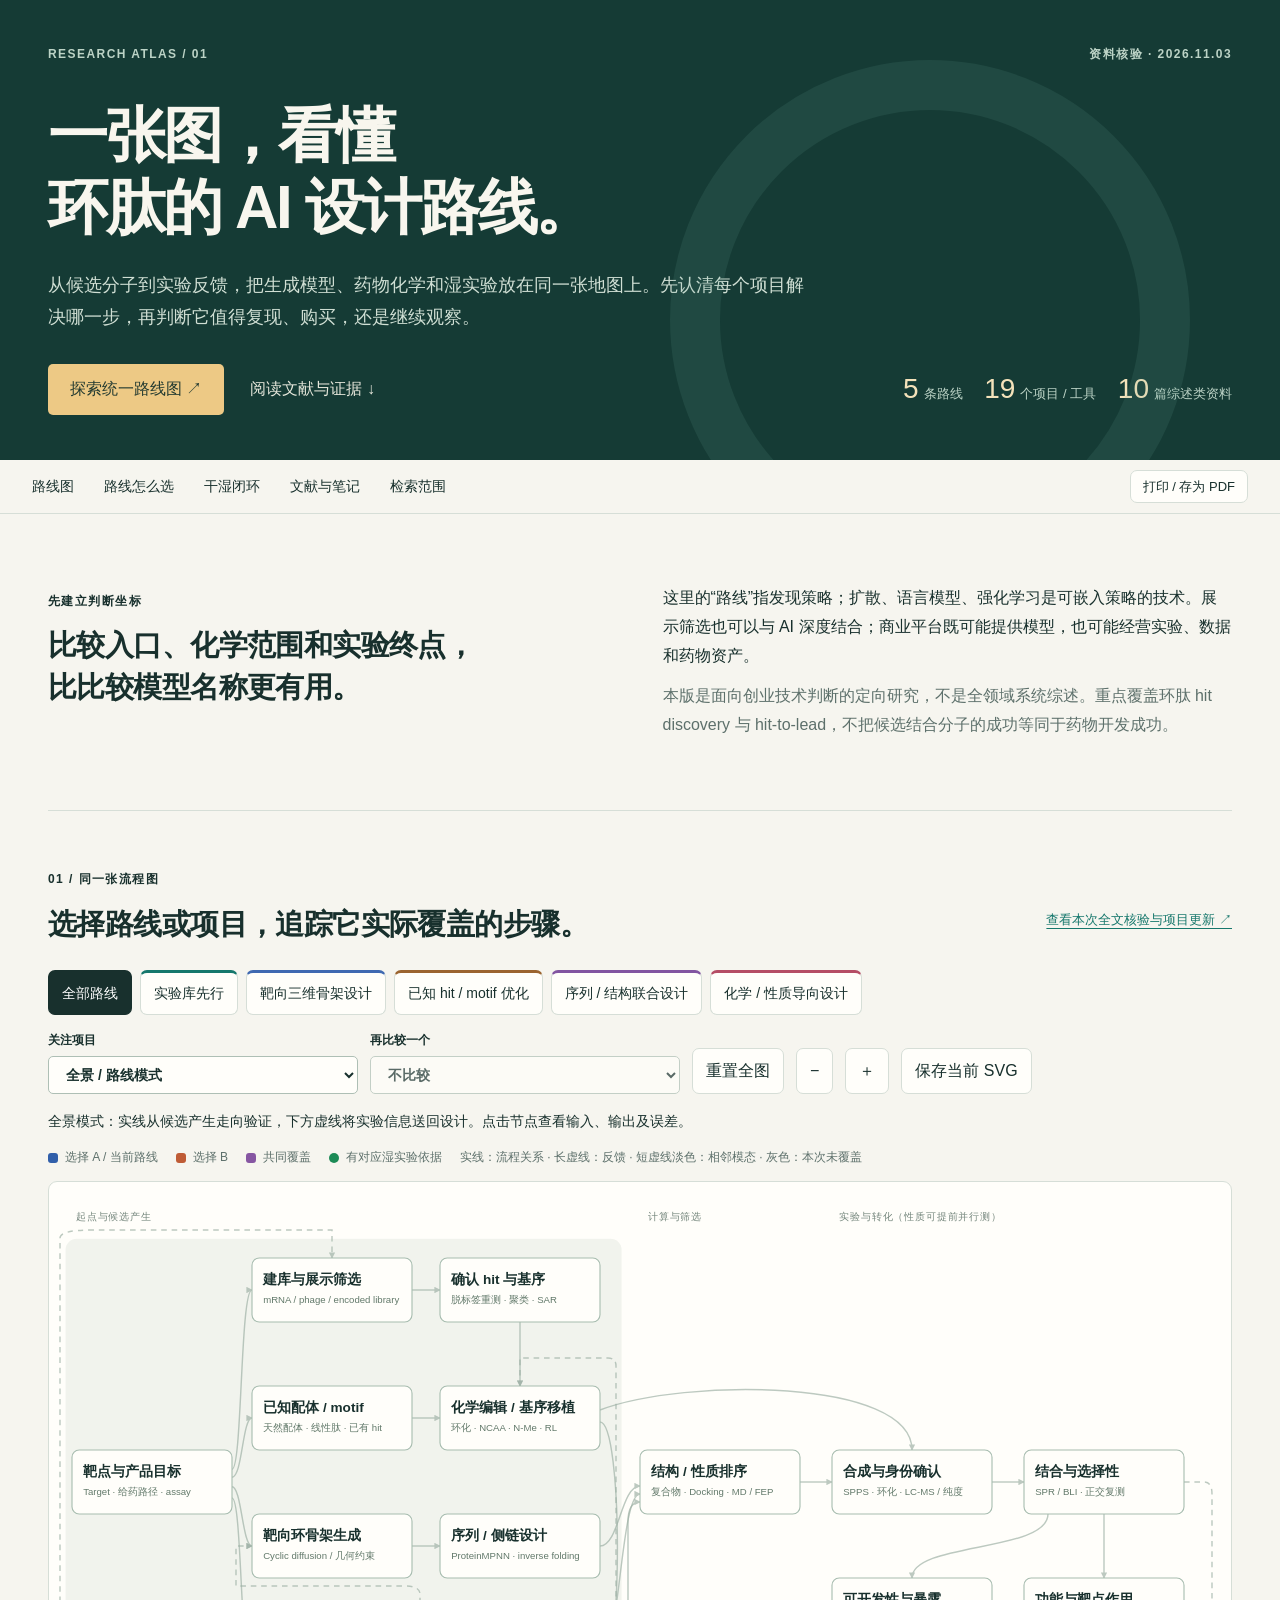
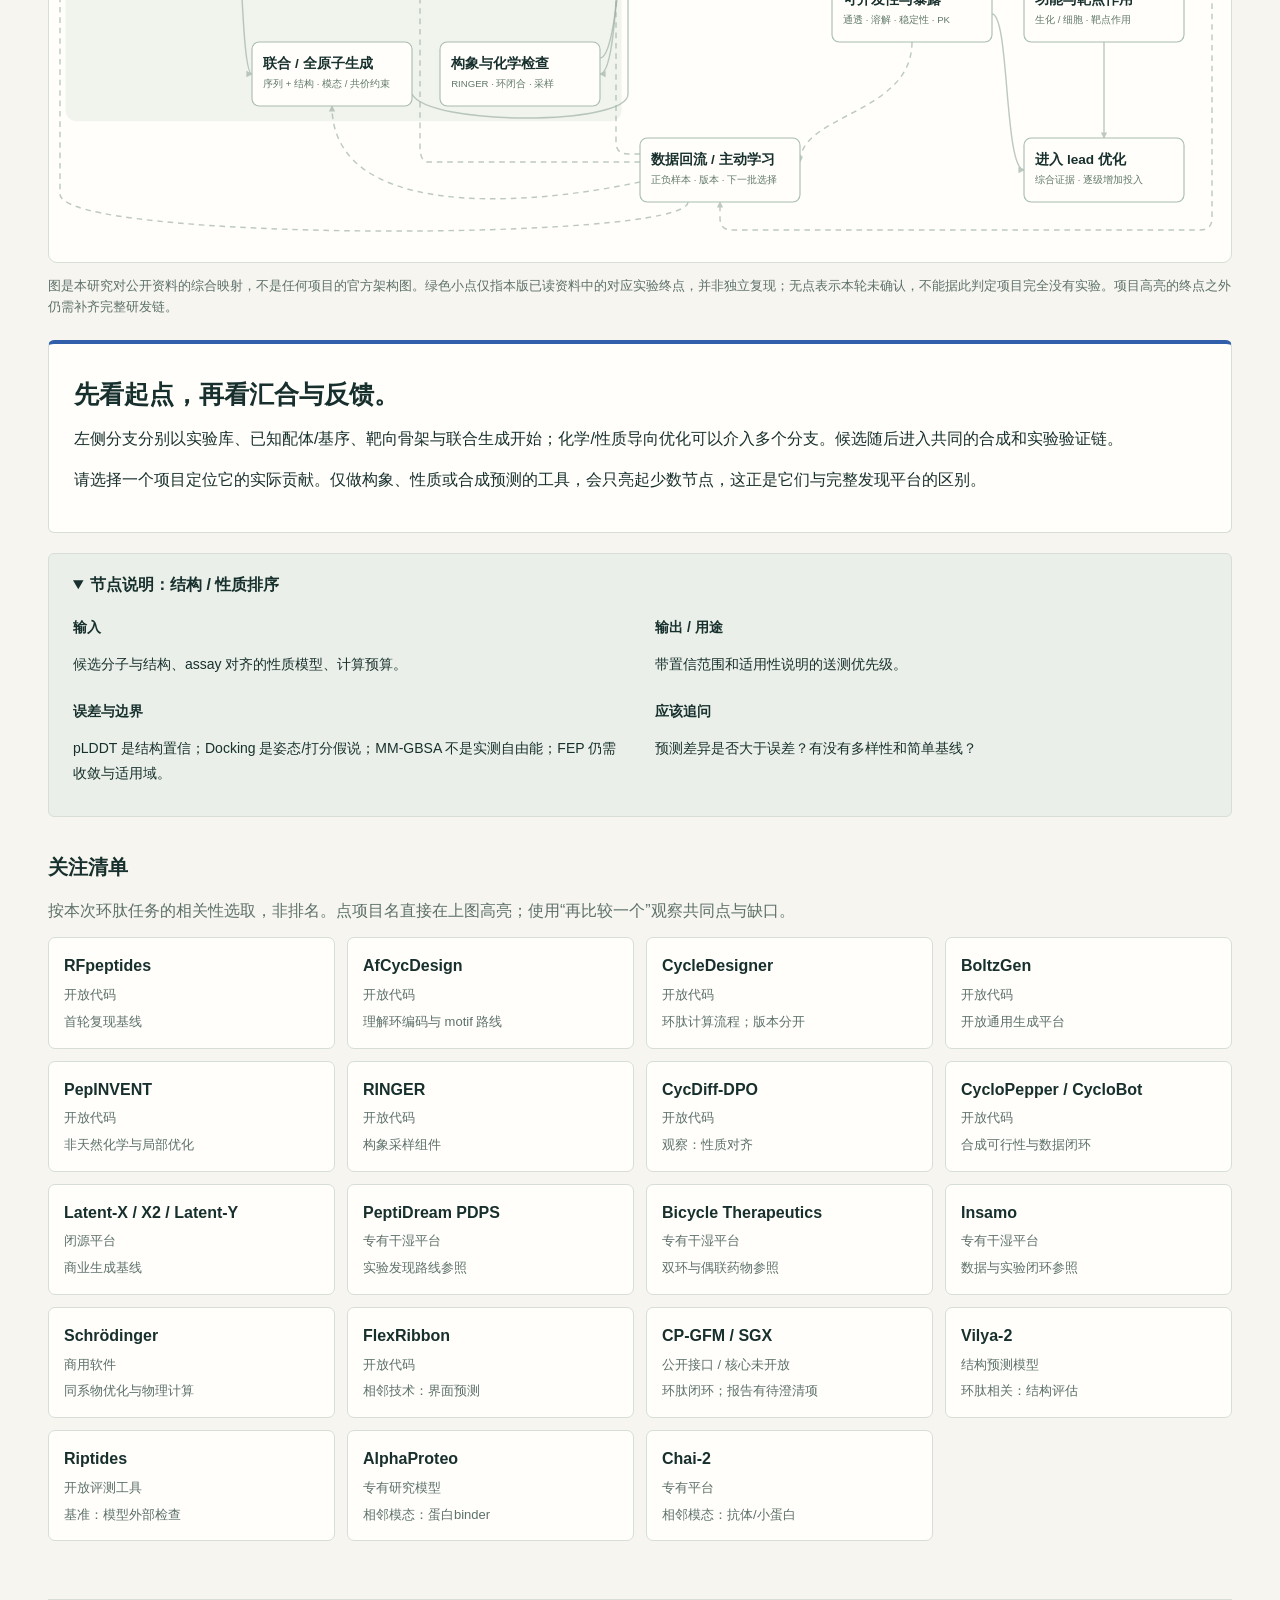
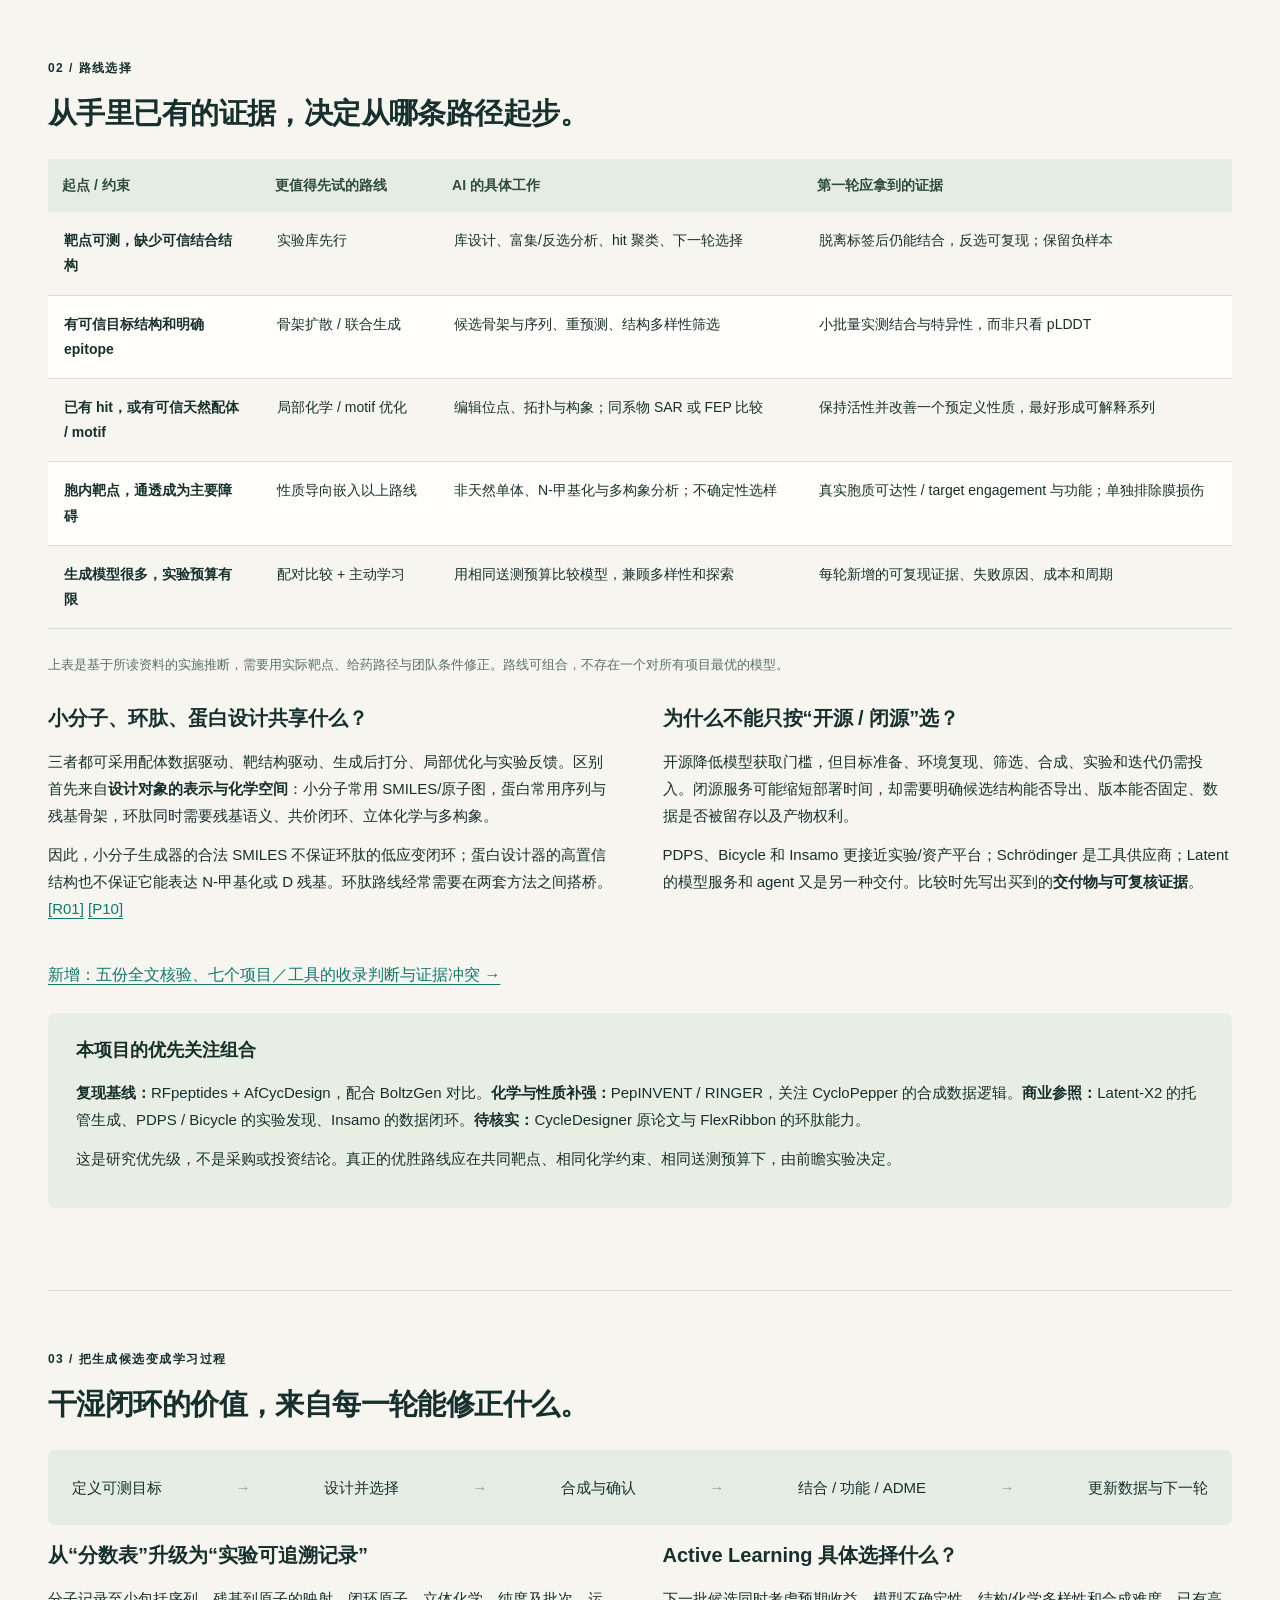
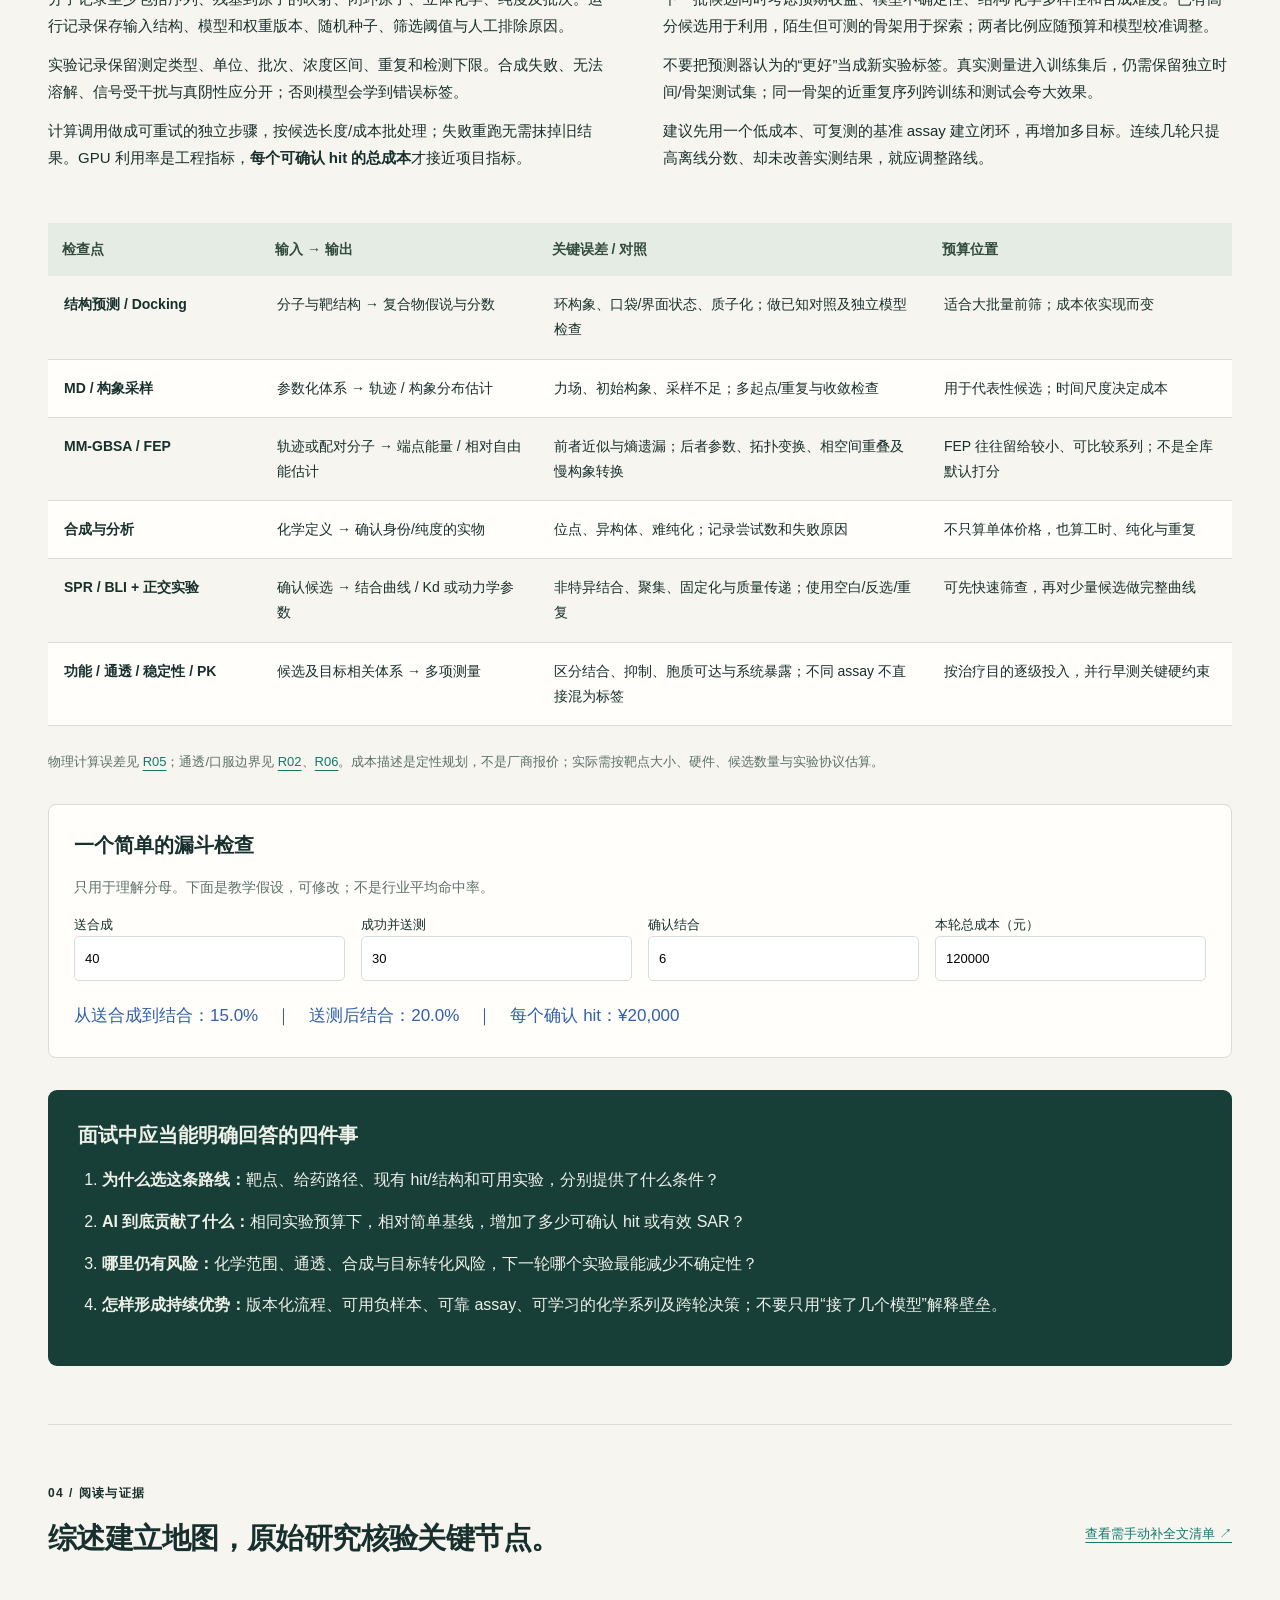
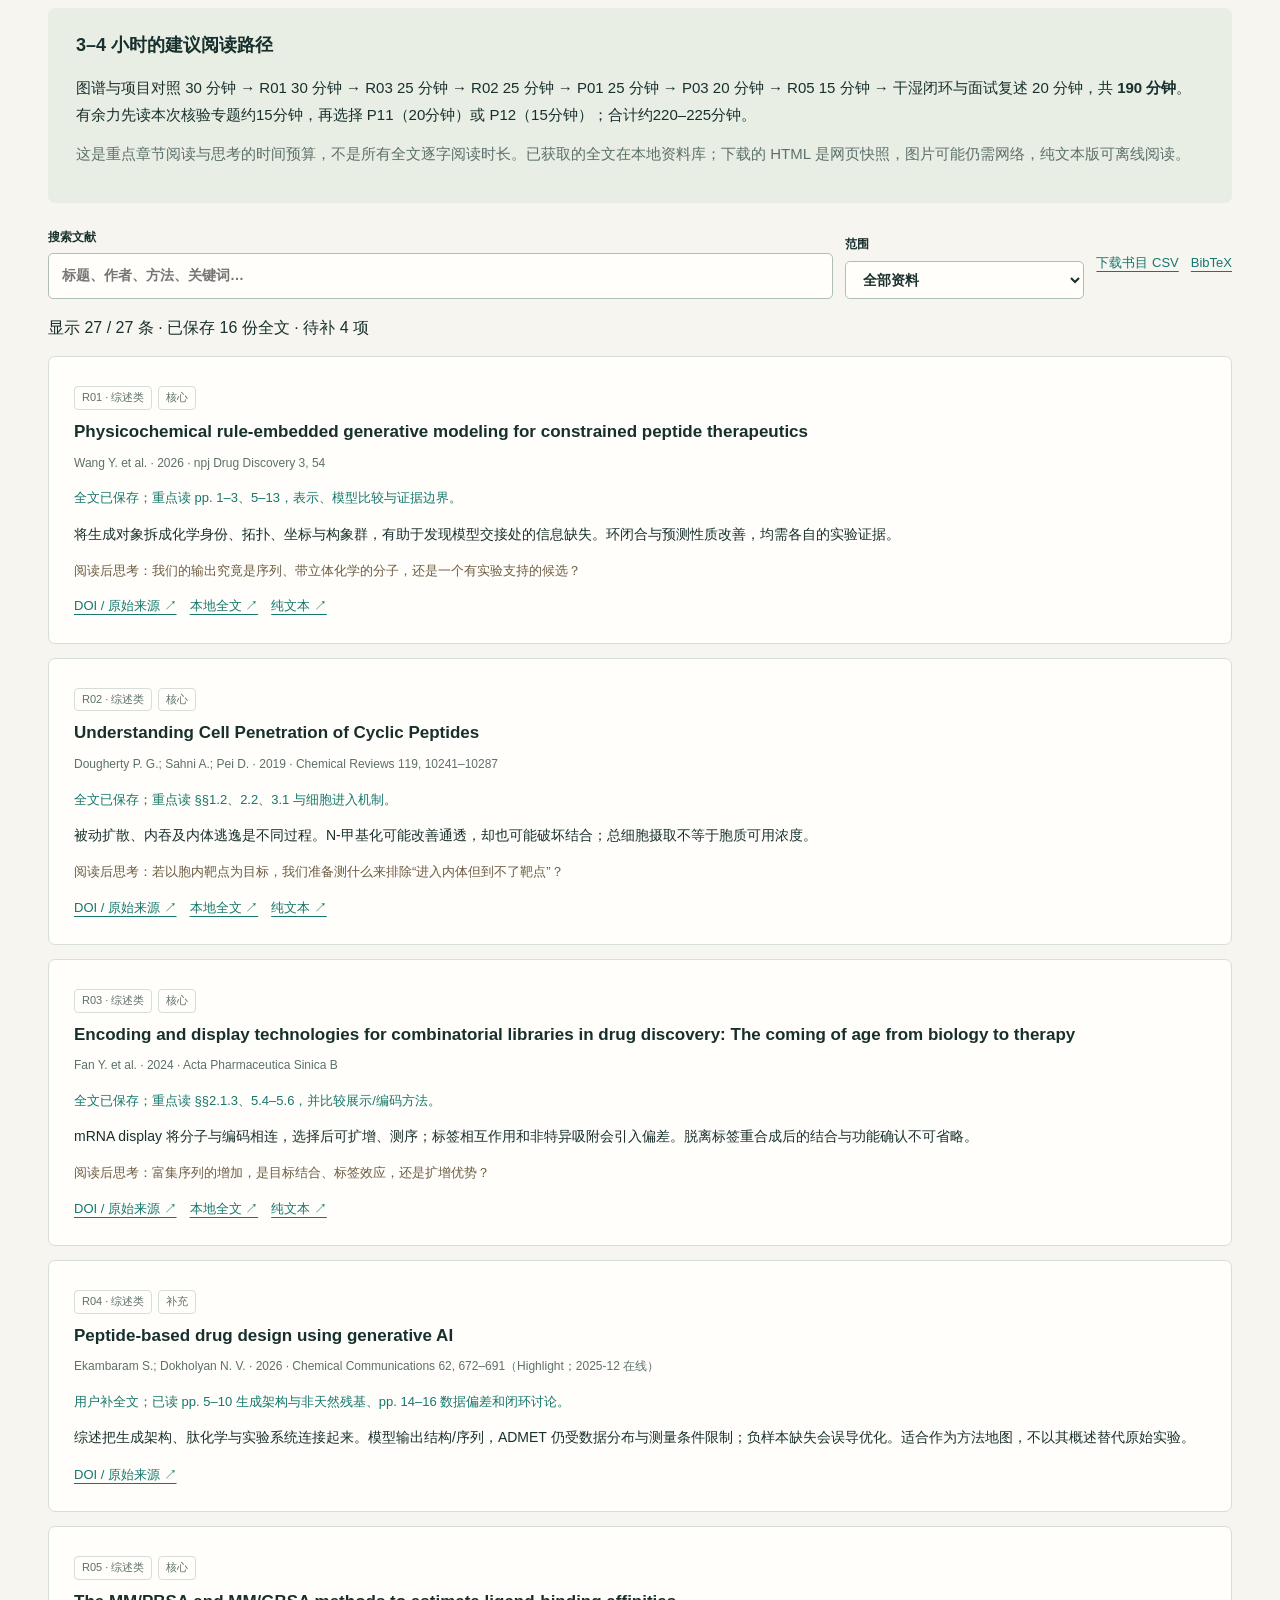
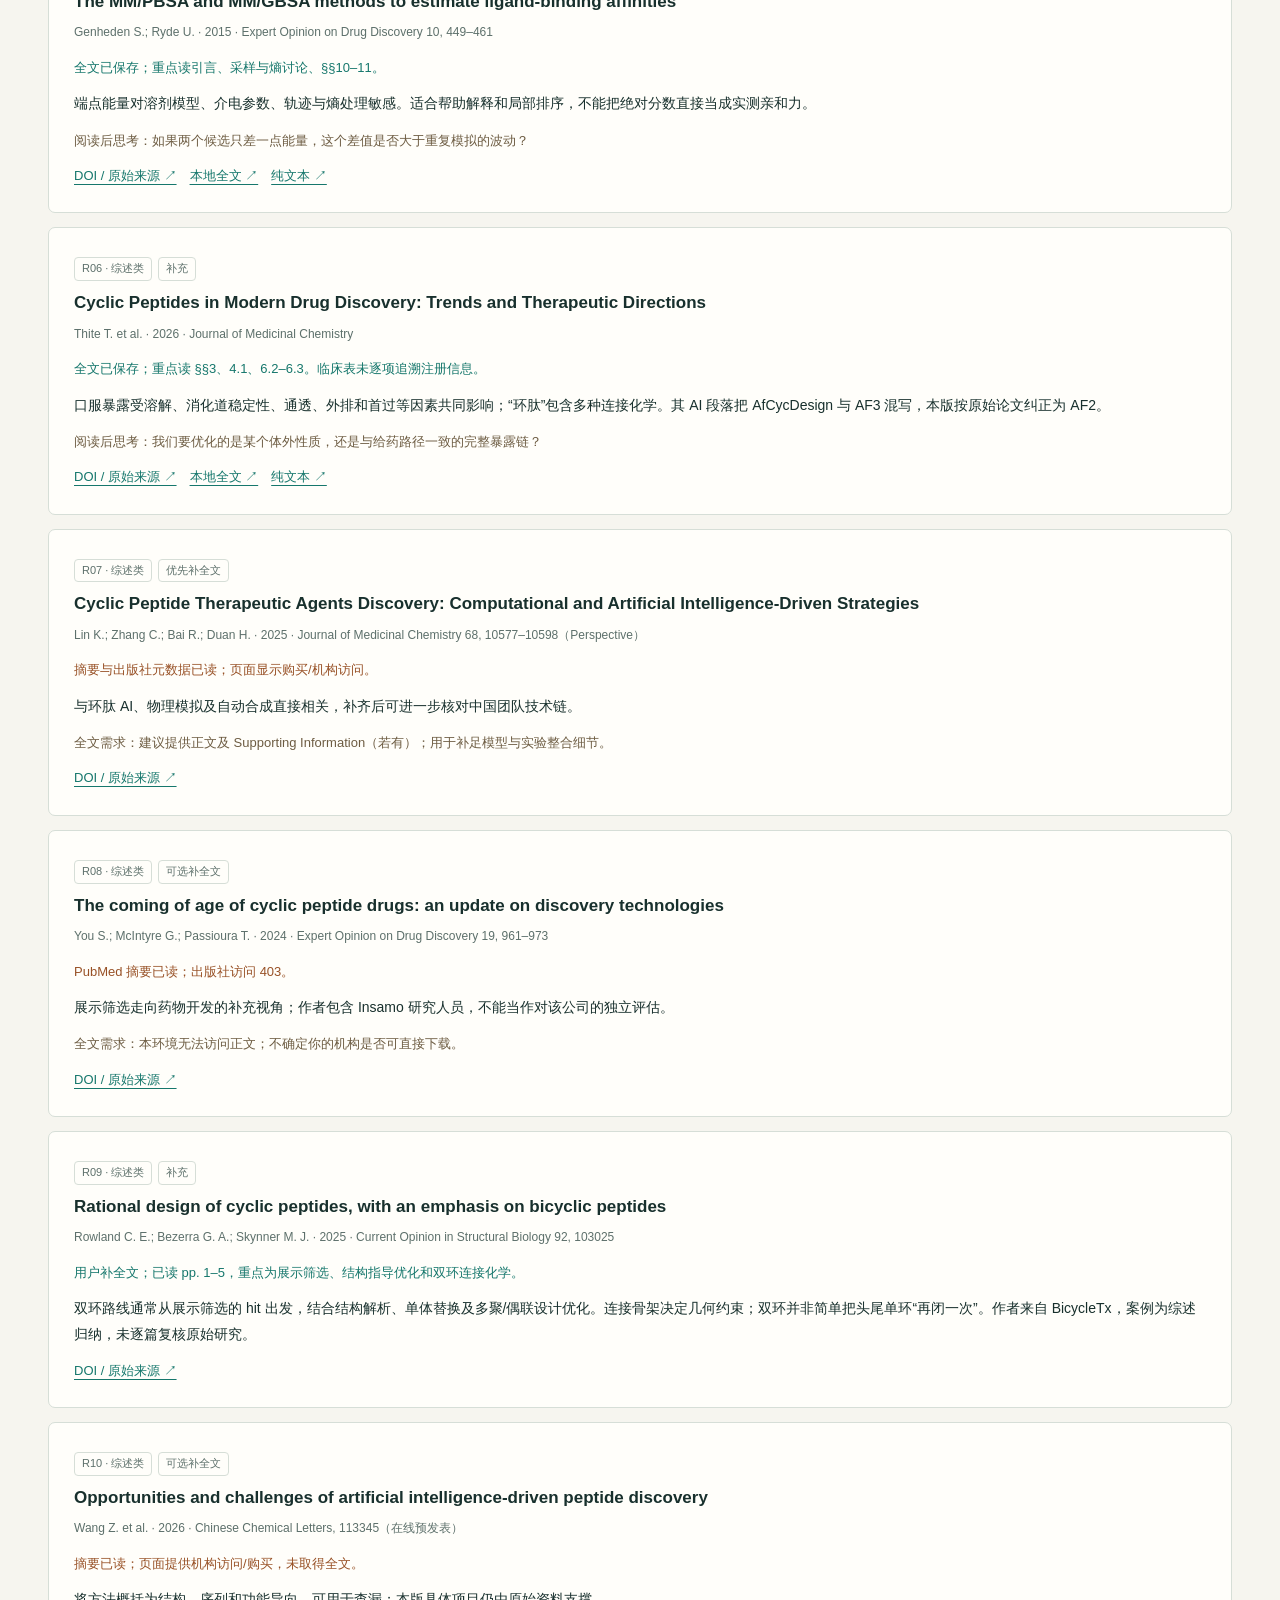
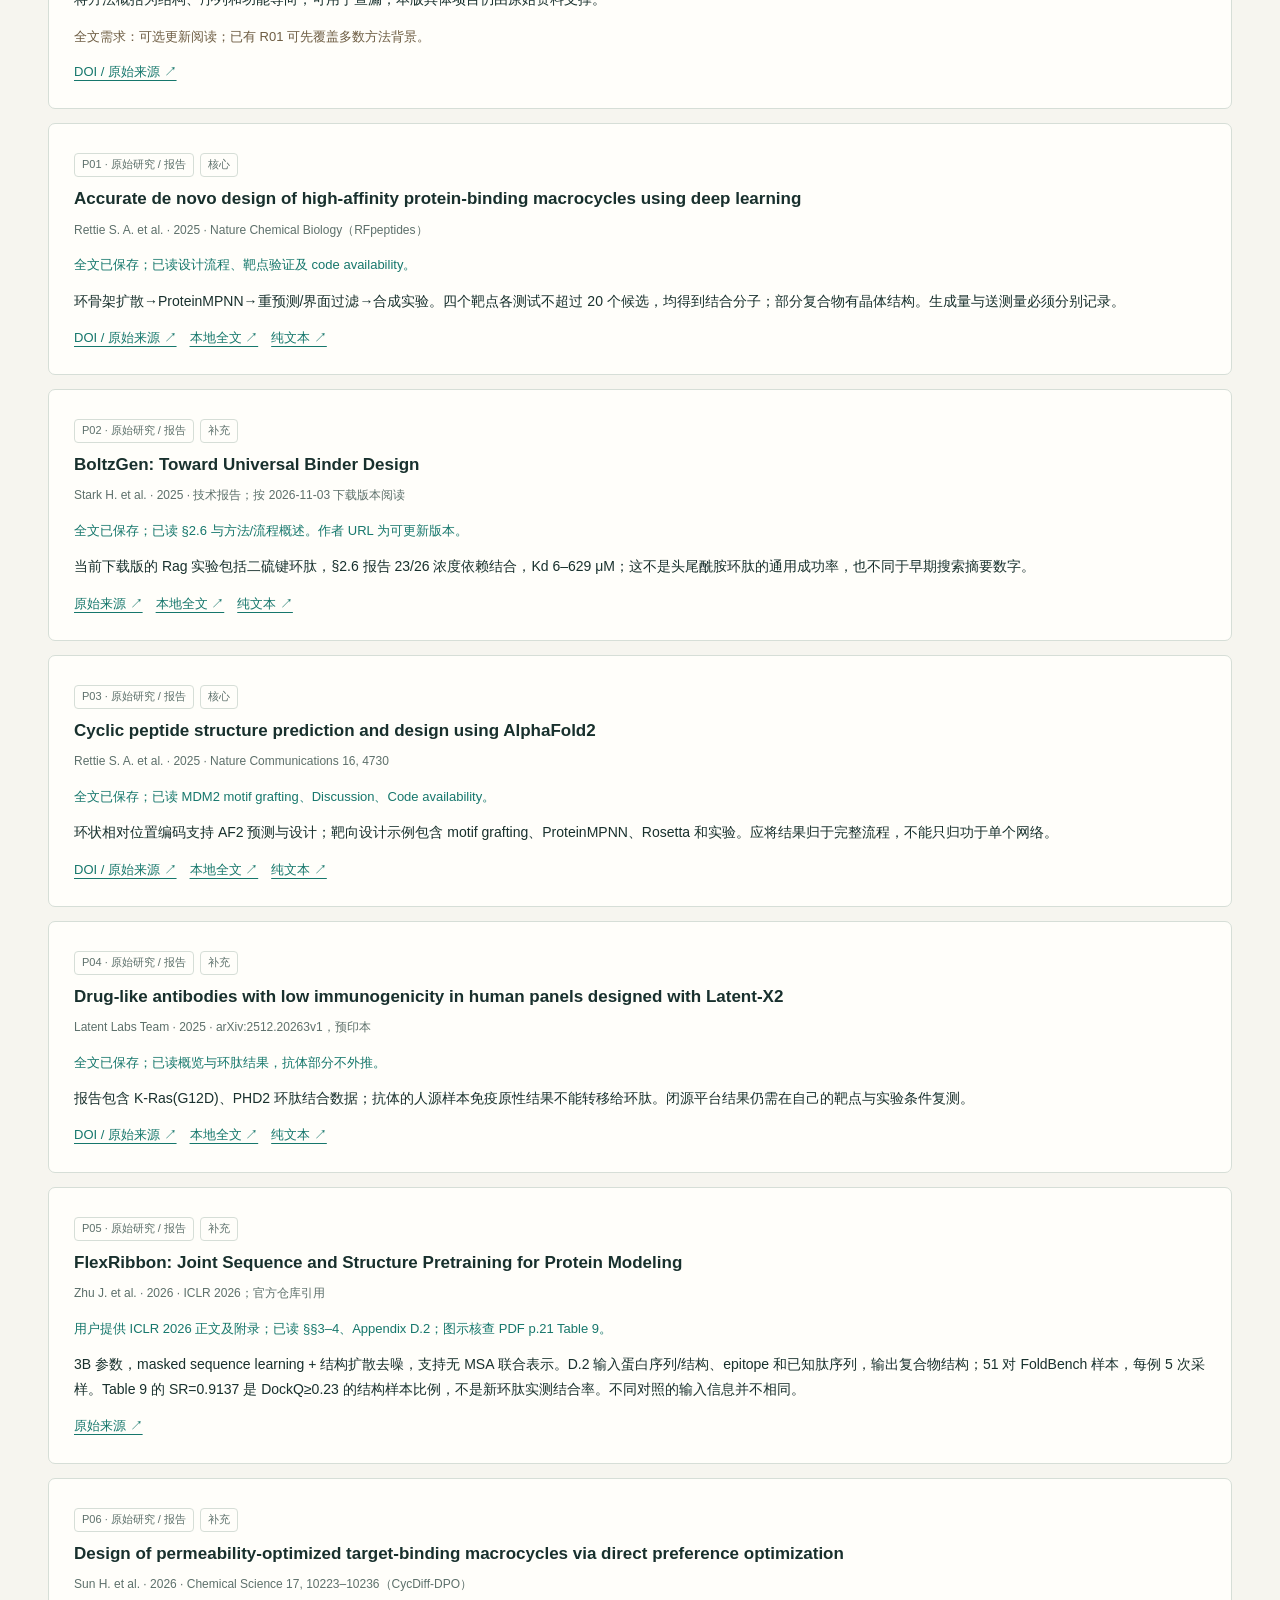
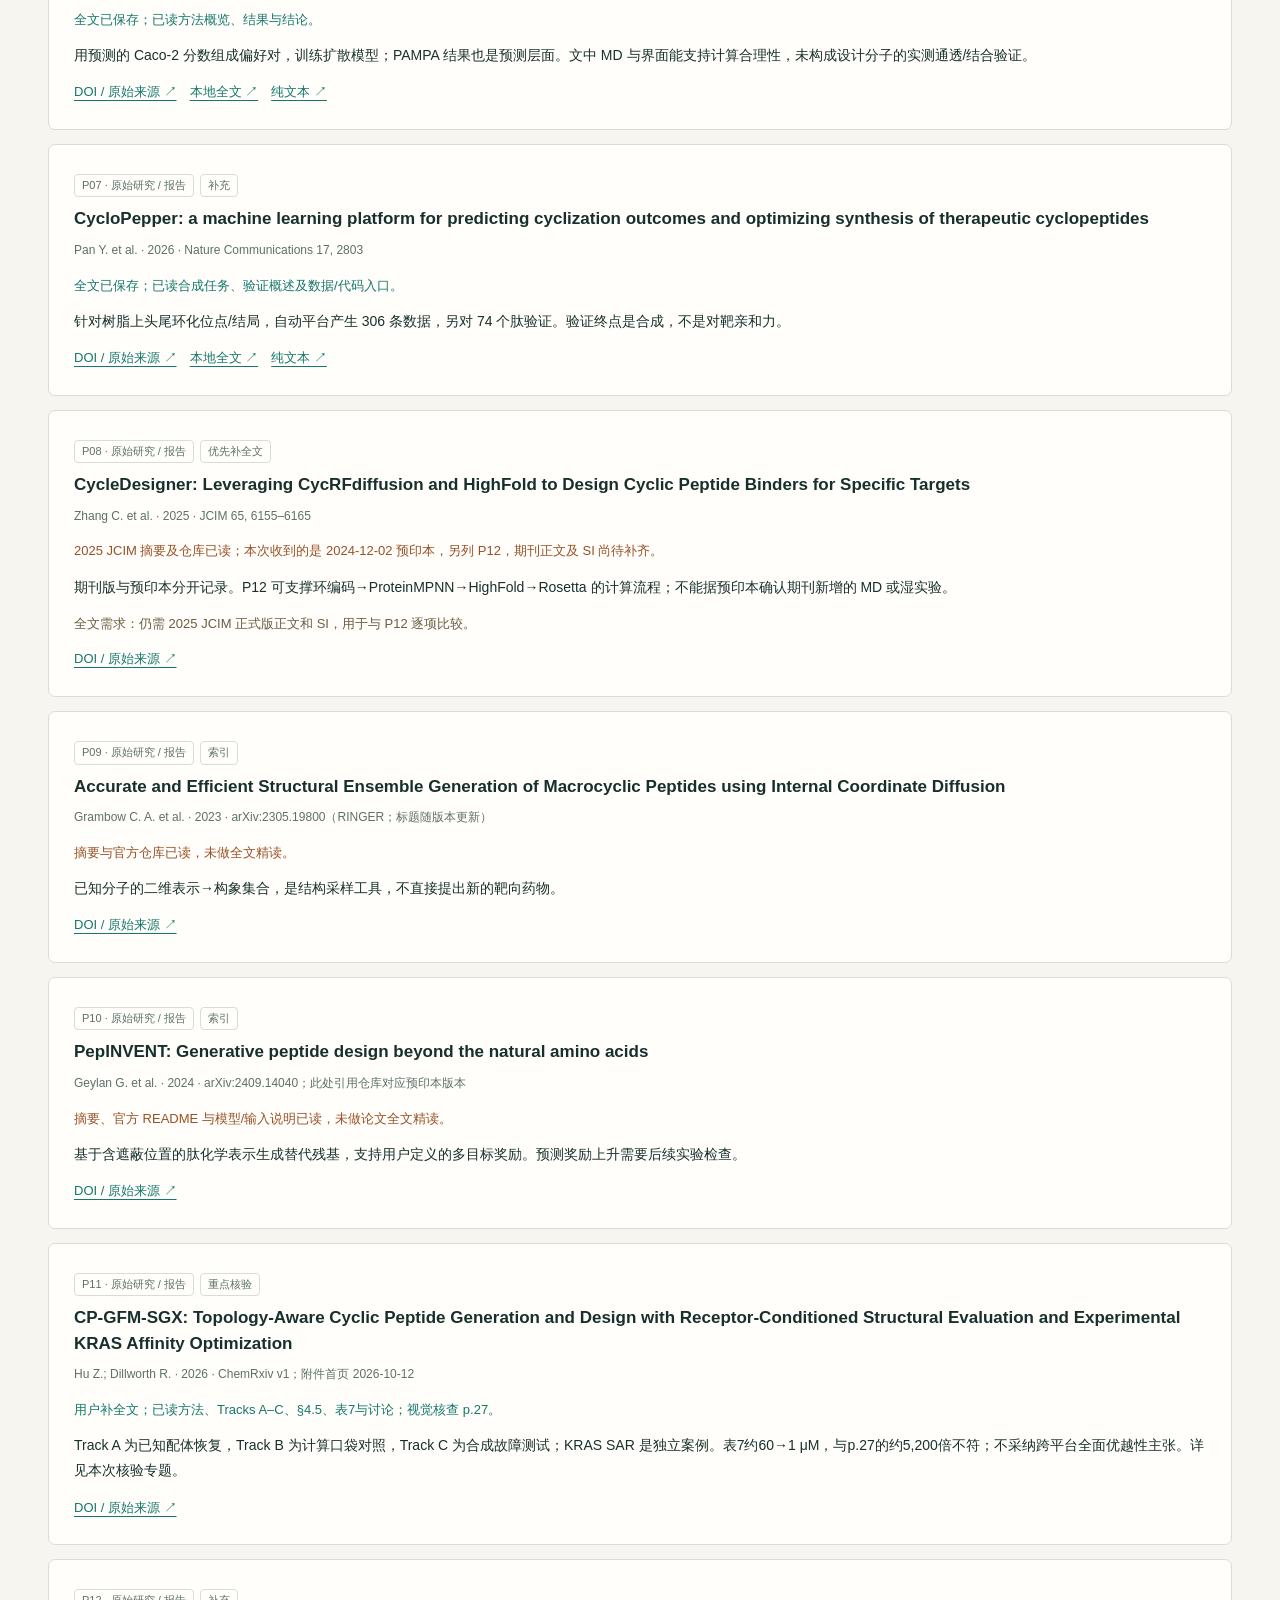
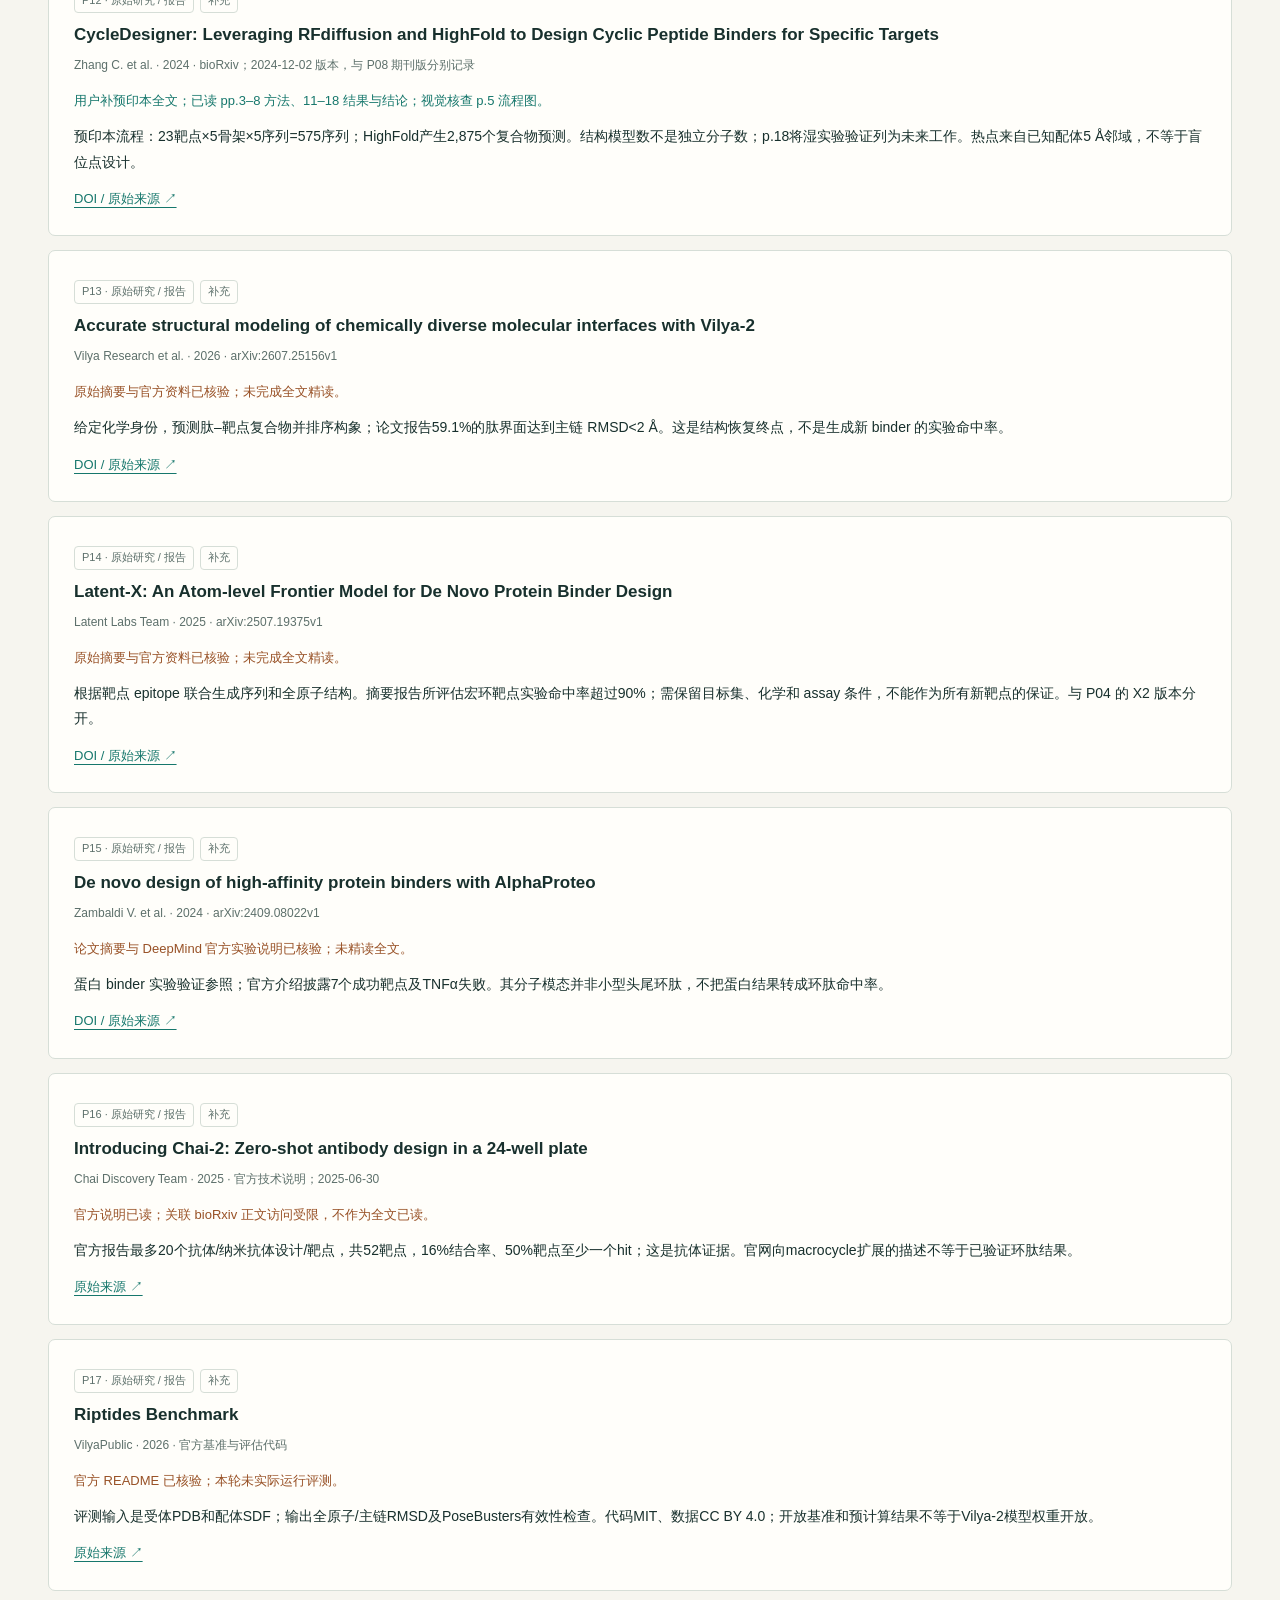
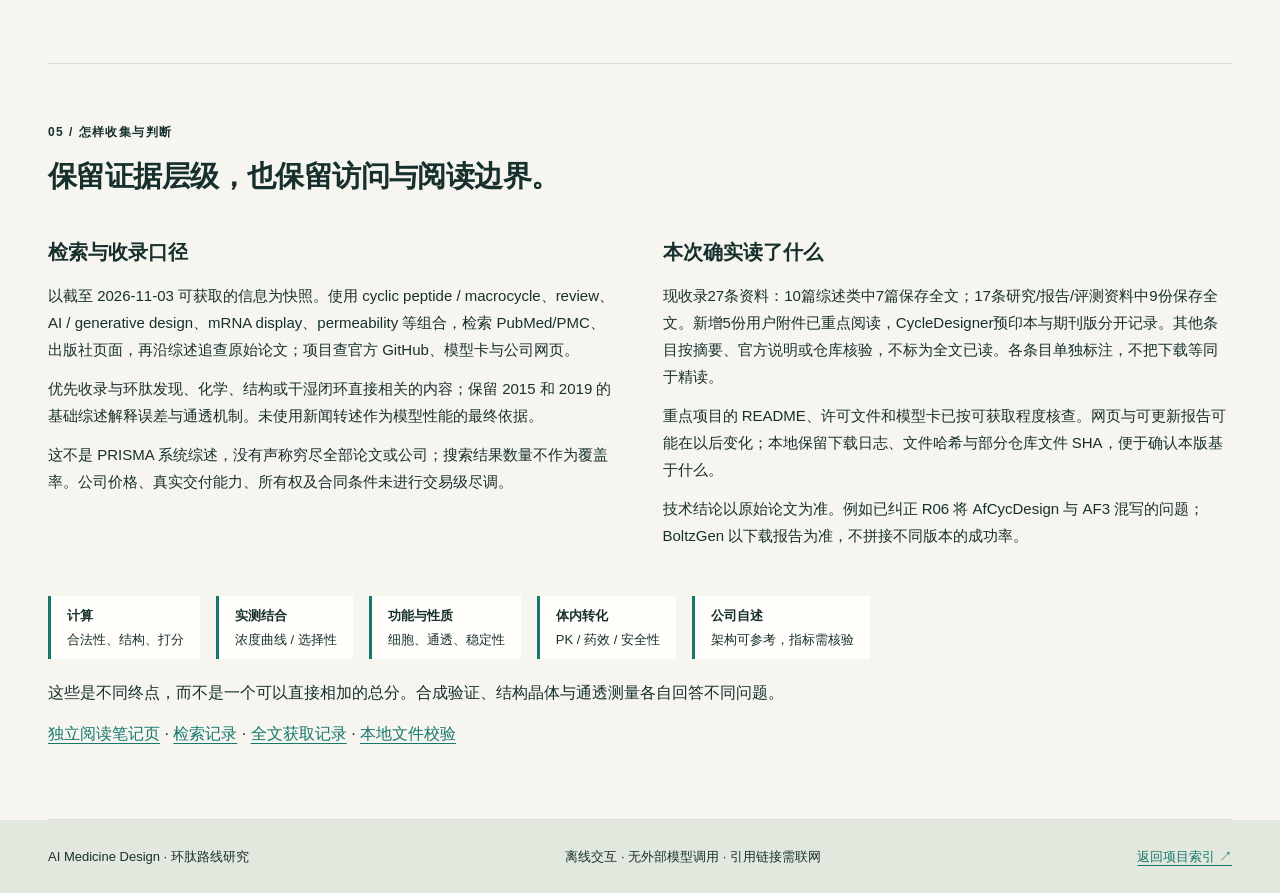
<file: index.html>
<!doctype html>
<html lang="zh-CN"><head><meta charset="utf-8"><meta name="viewport" content="width=device-width,initial-scale=1"><title>环肽 AI 设计路线图谱 · 研究与创业判断</title><meta name="description" content="以环肽为重点，比较 AI 分子设计、实验发现与药物化学路线，附文献阅读笔记及可交互统一路线图。"><link rel="icon" href="data:image/svg+xml,%3Csvg xmlns='http://www.w3.org/2000/svg' viewBox='0 0 40 40'%3E%3Ccircle cx='20' cy='20' r='13' fill='none' stroke='%2316776c' stroke-width='6'/%3E%3C/svg%3E"><link rel="stylesheet" href="styles.css"><script defer src="data.js"></script><script defer src="app.js"></script></head>
<body><header class="hero"><div class="wrap"><div class="eyebrow">RESEARCH ATLAS / 01 <span>资料核验 · 2026.11.03</span></div><h1>一张图，看懂<br>环肽的 AI 设计路线。</h1><p class="lede">从候选分子到实验反馈，把生成模型、药物化学和湿实验放在同一张地图上。先认清每个项目解决哪一步，再判断它值得复现、购买，还是继续观察。</p><div class="hero-bottom"><a class="primary" href="#map">探索统一路线图 ↗</a><a href="#library">阅读文献与证据 ↓</a><div class="stats"><b>5</b>条路线 <b>19</b>个项目 / 工具 <b>10</b>篇综述类资料</div></div></div></header>
<nav class="topnav" aria-label="章节导航"><a href="#map">路线图</a><a href="#decisions">路线怎么选</a><a href="#loop">干湿闭环</a><a href="#library">文献与笔记</a><a href="#scope">检索范围</a><button id="print">打印 / 存为 PDF</button></nav>
<main class="wrap">
<section class="intro"><div><div class="eyebrow">先建立判断坐标</div><h2>比较入口、化学范围和实验终点，<br>比比较模型名称更有用。</h2></div><div><p>这里的“路线”指发现策略；扩散、语言模型、强化学习是可嵌入策略的技术。展示筛选也可以与 AI 深度结合；商业平台既可能提供模型，也可能经营实验、数据和药物资产。</p><p class="muted">本版是面向创业技术判断的定向研究，不是全领域系统综述。重点覆盖环肽 hit discovery 与 hit-to-lead，不把候选结合分子的成功等同于药物开发成功。</p></div></section>

<section id="map"><div class="section-title"><div><div class="eyebrow">01 / 同一张流程图</div><h2>选择路线或项目，追踪它实际覆盖的步骤。</h2></div><a href="literature/update-review.html">查看本次全文核验与项目更新 ↗</a></div>
<div id="routeButtons" class="route-buttons" aria-label="路线选择"></div>
<div class="controls"><label>关注项目<select id="projectSelect"><option value="">全景 / 路线模式</option></select></label><label>再比较一个<select id="compareSelect"><option value="">不比较</option></select></label><button id="reset">重置全图</button><button id="zoomOut" aria-label="缩小路线图">−</button><button id="zoomIn" aria-label="放大路线图">＋</button><button id="downloadGraph">保存当前 SVG</button></div>
<p class="graph-help" id="graphCaption" aria-live="polite">全景模式：从左至右看候选的产生与验证，下方虚线表示实验反馈。点击节点查看输入、输出及误差。</p>
<div class="legend"><span><i class="key a"></i>选择 A / 当前路线</span><span><i class="key b"></i>选择 B</span><span><i class="key both"></i>共同覆盖</span><span><i class="key wet"></i>有对应湿实验依据</span><span>实线：流程关系 · 长虚线：反馈 · 短虚线淡色：相邻模态 · 灰色：本次未覆盖</span></div>
<div class="graph-scroll" tabindex="0" aria-label="路线图，可横向滚动"><svg id="routeGraph" viewBox="0 0 1470 820" role="img" aria-labelledby="graphTitle graphDesc"><title id="graphTitle">AI 环肽设计的统一路线图</title><desc id="graphDesc">靶点分流到实验库、已知基序、骨架扩散和联合生成；经序列化学设计、结构性质排序、合成、结合、功能和 ADME 验证后反馈。选择控件会突出项目覆盖步骤。</desc></svg></div>
<p class="caption">图是本研究对公开资料的综合映射，不是任何项目的官方架构图。绿色小点仅指本版已读资料中的对应实验终点，并非独立复现；无点表示本轮未确认，不能据此判定项目完全没有实验。项目高亮的终点之外仍需补齐完整研发链。</p>
<div id="selectionInfo" class="selection-info" aria-live="polite"></div>
<details class="stage-detail" open><summary>节点说明：<span id="stageTitle">点击图中任一环节</span></summary><div id="stageBody">可以先点“结构 / 性质排序”，理解为什么结构置信度、自由能估计与实测亲和力不能互换。</div></details>
<div class="project-catalog"><h3>关注清单</h3><p class="muted">按本次环肽任务的相关性选取，非排名。点项目名直接在上图高亮；使用“再比较一个”观察共同点与缺口。</p><div id="projectCards" class="project-grid"></div></div>
</section>

<section id="decisions"><div class="eyebrow">02 / 路线选择</div><h2>从手里已有的证据，决定从哪条路径起步。</h2>
<div class="table-wrap"><table><thead><tr><th>起点 / 约束</th><th>更值得先试的路线</th><th>AI 的具体工作</th><th>第一轮应拿到的证据</th></tr></thead><tbody>
<tr><td>靶点可测，缺少可信结合结构</td><td>实验库先行</td><td>库设计、富集/反选分析、hit 聚类、下一轮选择</td><td>脱离标签后仍能结合，反选可复现；保留负样本</td></tr>
<tr><td>有可信目标结构和明确 epitope</td><td>骨架扩散 / 联合生成</td><td>候选骨架与序列、重预测、结构多样性筛选</td><td>小批量实测结合与特异性，而非只看 pLDDT</td></tr>
<tr><td>已有 hit，或有可信天然配体 / motif</td><td>局部化学 / motif 优化</td><td>编辑位点、拓扑与构象；同系物 SAR 或 FEP 比较</td><td>保持活性并改善一个预定义性质，最好形成可解释系列</td></tr>
<tr><td>胞内靶点，通透成为主要障碍</td><td>性质导向嵌入以上路线</td><td>非天然单体、N-甲基化与多构象分析；不确定性选样</td><td>真实胞质可达性 / target engagement 与功能；单独排除膜损伤</td></tr>
<tr><td>生成模型很多，实验预算有限</td><td>配对比较 + 主动学习</td><td>用相同送测预算比较模型，兼顾多样性和探索</td><td>每轮新增的可复现证据、失败原因、成本和周期</td></tr>
</tbody></table></div>
<p class="caption">上表是基于所读资料的实施推断，需要用实际靶点、给药路径与团队条件修正。路线可组合，不存在一个对所有项目最优的模型。</p>
<div class="two-col"><article class="essay"><h3>小分子、环肽、蛋白设计共享什么？</h3><p>三者都可采用配体数据驱动、靶结构驱动、生成后打分、局部优化与实验反馈。区别首先来自<strong>设计对象的表示与化学空间</strong>：小分子常用 SMILES/原子图，蛋白常用序列与残基骨架，环肽同时需要残基语义、共价闭环、立体化学与多构象。</p><p>因此，小分子生成器的合法 SMILES 不保证环肽的低应变闭环；蛋白设计器的高置信结构也不保证它能表达 N-甲基化或 D 残基。环肽路线经常需要在两套方法之间搭桥。<a href="#source-R01">[R01]</a> <a href="#source-P10">[P10]</a></p></article>
<article class="essay"><h3>为什么不能只按“开源 / 闭源”选？</h3><p>开源降低模型获取门槛，但目标准备、环境复现、筛选、合成、实验和迭代仍需投入。闭源服务可能缩短部署时间，却需要明确候选结构能否导出、版本能否固定、数据是否被留存以及产物权利。</p><p>PDPS、Bicycle 和 Insamo 更接近实验/资产平台；Schrödinger 是工具供应商；Latent 的模型服务和 agent 又是另一种交付。比较时先写出买到的<strong>交付物与可复核证据</strong>。</p></article></div>

<p><a href="literature/update-review.html">新增：五份全文核验、七个项目／工具的收录判断与证据冲突 →</a></p><div class="reading-note"><h3>本项目的优先关注组合</h3><p><strong>复现基线：</strong>RFpeptides + AfCycDesign，配合 BoltzGen 对比。<strong>化学与性质补强：</strong>PepINVENT / RINGER，关注 CycloPepper 的合成数据逻辑。<strong>商业参照：</strong>Latent-X2 的托管生成、PDPS / Bicycle 的实验发现、Insamo 的数据闭环。<strong>待核实：</strong>CycleDesigner 原论文与 FlexRibbon 的环肽能力。</p><p>这是研究优先级，不是采购或投资结论。真正的优胜路线应在共同靶点、相同化学约束、相同送测预算下，由前瞻实验决定。</p></div></section>

<section id="loop"><div class="eyebrow">03 / 把生成候选变成学习过程</div><h2>干湿闭环的价值，来自每一轮能修正什么。</h2>
<div class="loop-strip"><span>定义可测目标</span><b>→</b><span>设计并选择</span><b>→</b><span>合成与确认</span><b>→</b><span>结合 / 功能 / ADME</span><b>→</b><span>更新数据与下一轮</span></div>
<div class="two-col"><article class="essay"><h3>从“分数表”升级为“实验可追溯记录”</h3><p>分子记录至少包括序列、残基到原子的映射、闭环原子、立体化学、纯度及批次。运行记录保存输入结构、模型和权重版本、随机种子、筛选阈值与人工排除原因。</p><p>实验记录保留测定类型、单位、批次、浓度区间、重复和检测下限。合成失败、无法溶解、信号受干扰与真阴性应分开；否则模型会学到错误标签。</p><p>计算调用做成可重试的独立步骤，按候选长度/成本批处理；失败重跑无需抹掉旧结果。GPU 利用率是工程指标，<strong>每个可确认 hit 的总成本</strong>才接近项目指标。</p></article>
<article class="essay"><h3>Active Learning 具体选择什么？</h3><p>下一批候选同时考虑预期收益、模型不确定性、结构/化学多样性和合成难度。已有高分候选用于利用，陌生但可测的骨架用于探索；两者比例应随预算和模型校准调整。</p><p>不要把预测器认为的“更好”当成新实验标签。真实测量进入训练集后，仍需保留独立时间/骨架测试集；同一骨架的近重复序列跨训练和测试会夸大效果。</p><p>建议先用一个低成本、可复测的基准 assay 建立闭环，再增加多目标。连续几轮只提高离线分数、却未改善实测结果，就应调整路线。</p></article></div>
<div class="table-wrap"><table><thead><tr><th>检查点</th><th>输入 → 输出</th><th>关键误差 / 对照</th><th>预算位置</th></tr></thead><tbody>
<tr><td>结构预测 / Docking</td><td>分子与靶结构 → 复合物假说与分数</td><td>环构象、口袋/界面状态、质子化；做已知对照及独立模型检查</td><td>适合大批量前筛；成本依实现而变</td></tr>
<tr><td>MD / 构象采样</td><td>参数化体系 → 轨迹 / 构象分布估计</td><td>力场、初始构象、采样不足；多起点/重复与收敛检查</td><td>用于代表性候选；时间尺度决定成本</td></tr>
<tr><td>MM-GBSA / FEP</td><td>轨迹或配对分子 → 端点能量 / 相对自由能估计</td><td>前者近似与熵遗漏；后者参数、拓扑变换、相空间重叠及慢构象转换</td><td>FEP 往往留给较小、可比较系列；不是全库默认打分</td></tr>
<tr><td>合成与分析</td><td>化学定义 → 确认身份/纯度的实物</td><td>位点、异构体、难纯化；记录尝试数和失败原因</td><td>不只算单体价格，也算工时、纯化与重复</td></tr>
<tr><td>SPR / BLI + 正交实验</td><td>确认候选 → 结合曲线 / Kd 或动力学参数</td><td>非特异结合、聚集、固定化与质量传递；使用空白/反选/重复</td><td>可先快速筛查，再对少量候选做完整曲线</td></tr>
<tr><td>功能 / 通透 / 稳定性 / PK</td><td>候选及目标相关体系 → 多项测量</td><td>区分结合、抑制、胞质可达与系统暴露；不同 assay 不直接混为标签</td><td>按治疗目的逐级投入，并行早测关键硬约束</td></tr>
</tbody></table></div><p class="caption">物理计算误差见 <a href="#source-R05">R05</a>；通透/口服边界见 <a href="#source-R02">R02</a>、<a href="#source-R06">R06</a>。成本描述是定性规划，不是厂商报价；实际需按靶点大小、硬件、候选数量与实验协议估算。</p>
<div class="calculator"><div><h3>一个简单的漏斗检查</h3><p>只用于理解分母。下面是教学假设，可修改；不是行业平均命中率。</p></div><div class="calc-inputs"><label>送合成<input id="attempted" type="number" min="1" max="100000" value="40"></label><label>成功并送测<input id="tested" type="number" min="0" max="100000" value="30"></label><label>确认结合<input id="hits" type="number" min="0" max="100000" value="6"></label><label>本轮总成本（元）<input id="cost" type="number" min="0" max="1000000000" value="120000"></label></div><output id="funnelOutput" aria-live="polite"></output></div>
<article class="investor"><h3>面试中应当能明确回答的四件事</h3><ol><li><strong>为什么选这条路线：</strong>靶点、给药路径、现有 hit/结构和可用实验，分别提供了什么条件？</li><li><strong>AI 到底贡献了什么：</strong>相同实验预算下，相对简单基线，增加了多少可确认 hit 或有效 SAR？</li><li><strong>哪里仍有风险：</strong>化学范围、通透、合成与目标转化风险，下一轮哪个实验最能减少不确定性？</li><li><strong>怎样形成持续优势：</strong>版本化流程、可用负样本、可靠 assay、可学习的化学系列及跨轮决策；不要只用“接了几个模型”解释壁垒。</li></ol></article>
</section>

<section id="library"><div class="section-title"><div><div class="eyebrow">04 / 阅读与证据</div><h2>综述建立地图，原始研究核验关键节点。</h2></div><a href="literature/fulltext-needed.html">查看需手动补全文清单 ↗</a></div>
<div class="reading-note"><h3>3–4 小时的建议阅读路径</h3><p>图谱与项目对照 30 分钟 → R01 30 分钟 → R03 25 分钟 → R02 25 分钟 → P01 25 分钟 → P03 20 分钟 → R05 15 分钟 → 干湿闭环与面试复述 20 分钟，共 <strong>190 分钟</strong>。有余力先读本次核验专题约15分钟，再选择 P11（20分钟）或 P12（15分钟）；合计约220–225分钟。</p><p class="muted">这是重点章节阅读与思考的时间预算，不是所有全文逐字阅读时长。已获取的全文在本地资料库；下载的 HTML 是网页快照，图片可能仍需网络，纯文本版可离线阅读。</p></div>
<div class="controls"><label class="search-label">搜索文献<input id="literatureSearch" type="search" placeholder="标题、作者、方法、关键词…"></label><label>范围<select id="literatureFilter"><option value="all">全部资料</option><option value="review">综述 / Perspective / Highlight</option><option value="paper">原始论文 / 技术报告</option><option value="available">已保存全文</option><option value="needed">需要手动补全文</option></select></label><a href="literature/bibliography.csv" download>下载书目 CSV</a><a href="literature/bibliography.bib" download>BibTeX</a></div><p id="sourceCount" aria-live="polite"></p><div id="sourceList"></div>
</section>

<section id="scope"><div class="eyebrow">05 / 怎样收集与判断</div><h2>保留证据层级，也保留访问与阅读边界。</h2><div class="two-col"><article class="essay"><h3>检索与收录口径</h3><p>以截至 2026-11-03 可获取的信息为快照。使用 cyclic peptide / macrocycle、review、AI / generative design、mRNA display、permeability 等组合，检索 PubMed/PMC、出版社页面，再沿综述追查原始论文；项目查官方 GitHub、模型卡与公司网页。</p><p>优先收录与环肽发现、化学、结构或干湿闭环直接相关的内容；保留 2015 和 2019 的基础综述解释误差与通透机制。未使用新闻转述作为模型性能的最终依据。</p><p>这不是 PRISMA 系统综述，没有声称穷尽全部论文或公司；搜索结果数量不作为覆盖率。公司价格、真实交付能力、所有权及合同条件未进行交易级尽调。</p></article><article class="essay"><h3>本次确实读了什么</h3><p>现收录27条资料：10篇综述类中7篇保存全文；17条研究/报告/评测资料中9份保存全文。新增5份用户附件已重点阅读，CycleDesigner预印本与期刊版分开记录。其他条目按摘要、官方说明或仓库核验，不标为全文已读。各条目单独标注，不把下载等同于精读。</p><p>重点项目的 README、许可文件和模型卡已按可获取程度核查。网页与可更新报告可能在以后变化；本地保留下载日志、文件哈希与部分仓库文件 SHA，便于确认本版基于什么。</p><p>技术结论以原始论文为准。例如已纠正 R06 将 AfCycDesign 与 AF3 混写的问题；BoltzGen 以下载报告为准，不拼接不同版本的成功率。</p></article></div>
<div class="evidence-levels"><span><strong>计算</strong>合法性、结构、打分</span><span><strong>实测结合</strong>浓度曲线 / 选择性</span><span><strong>功能与性质</strong>细胞、通透、稳定性</span><span><strong>体内转化</strong>PK / 药效 / 安全性</span><span><strong>公司自述</strong>架构可参考，指标需核验</span></div>
<p>这些是不同终点，而不是一个可以直接相加的总分。合成验证、结构晶体与通透测量各自回答不同问题。</p><p><a href="literature/notes/index.html">独立阅读笔记页</a> · <a href="evidence/search-log.json">检索记录</a> · <a href="evidence/download-log.json">全文获取记录</a> · <a href="evidence/file-manifest.json">本地文件校验</a></p></section>
</main><footer><div class="wrap">AI Medicine Design · 环肽路线研究 <span>离线交互 · 无外部模型调用 · 引用链接需联网</span><a href="README.md">返回项目索引 ↗</a></div></footer><noscript><p>请启用 JavaScript 以查看交互图与项目资料；独立阅读笔记页无需 JavaScript。</p></noscript></body></html>
</file>
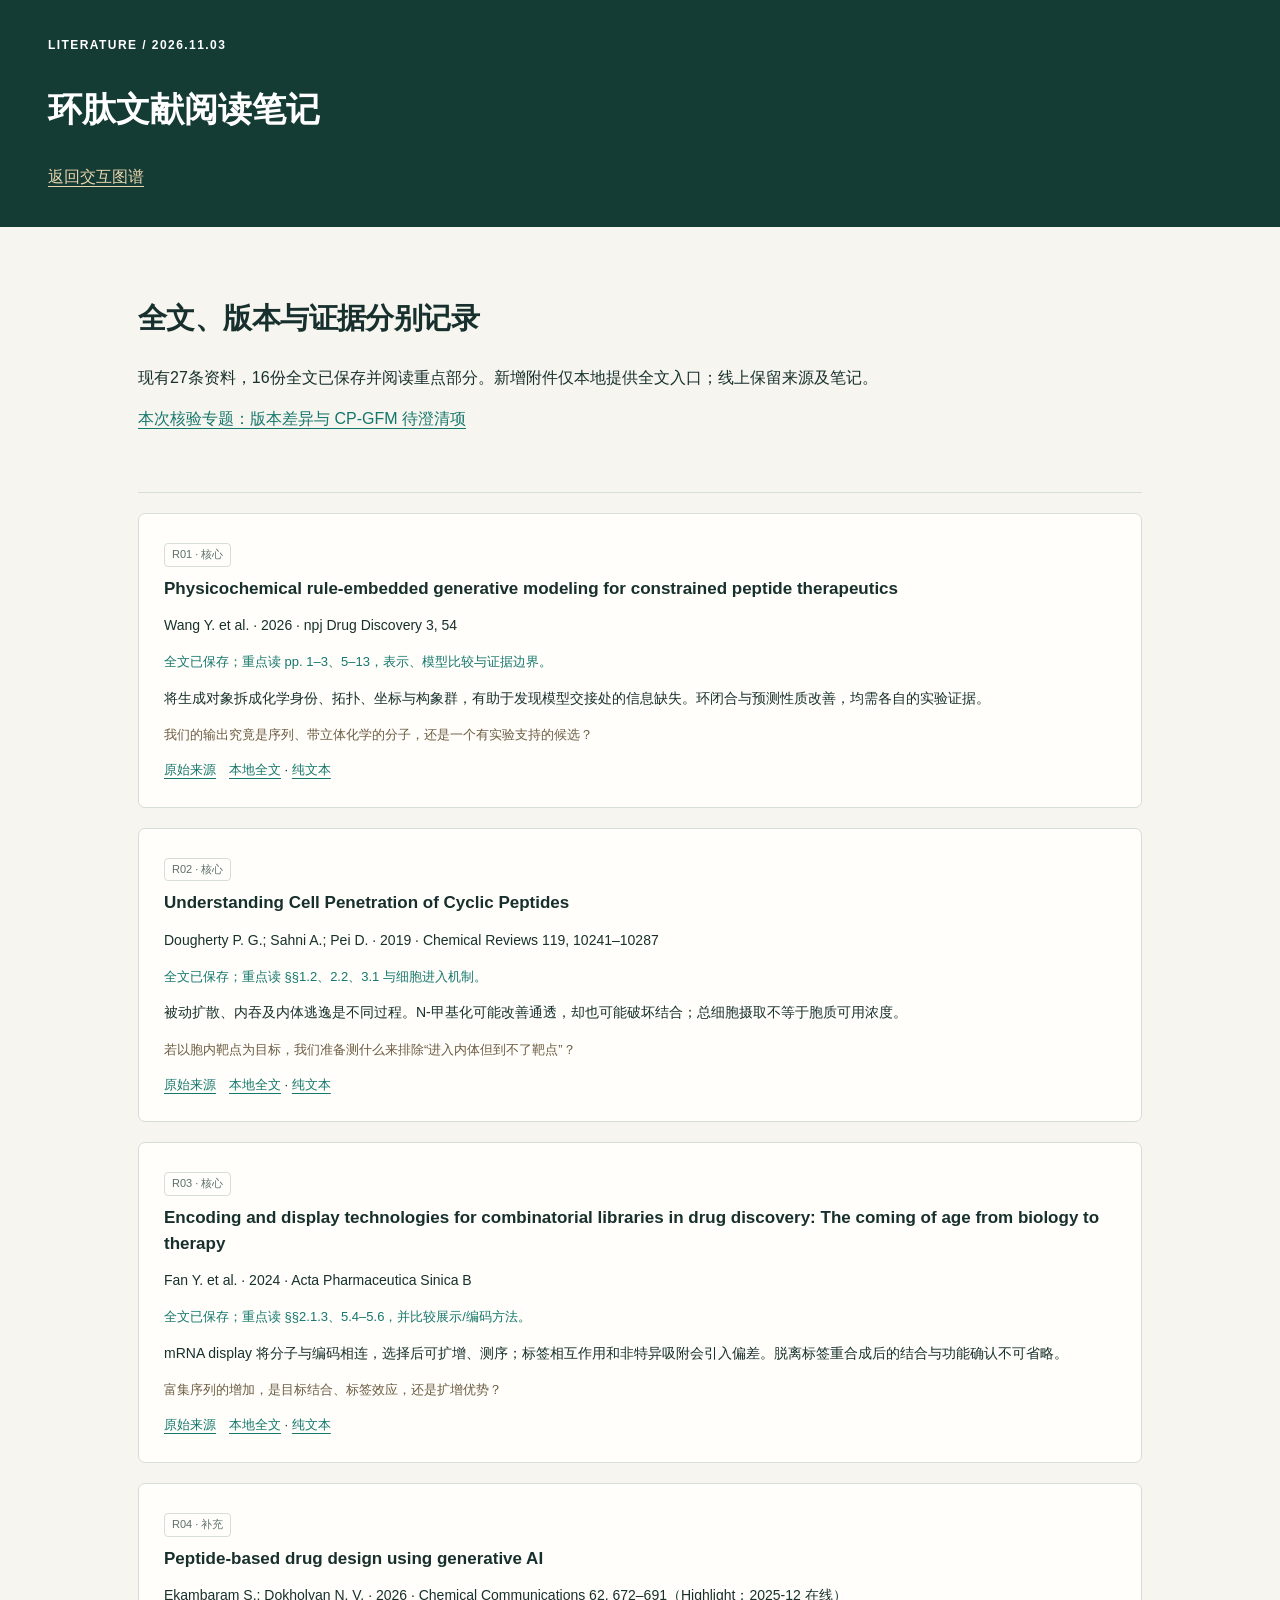
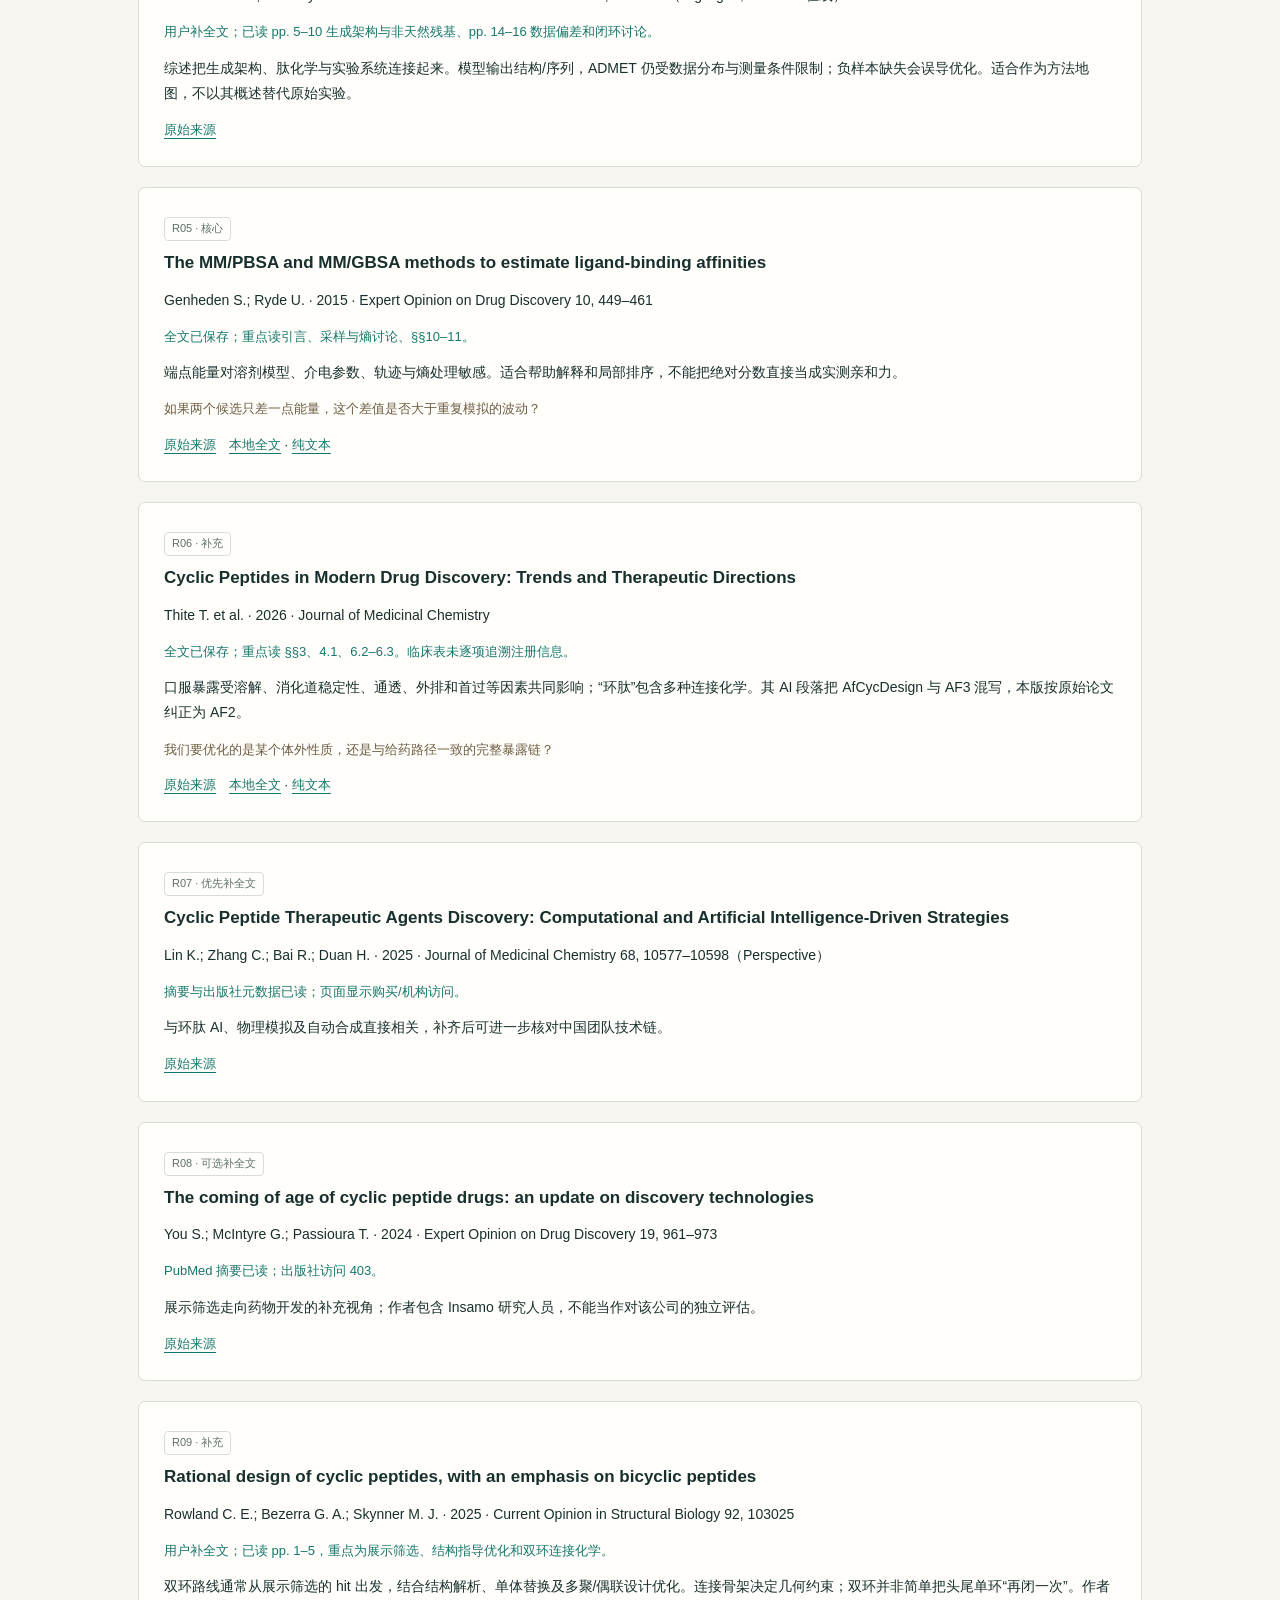
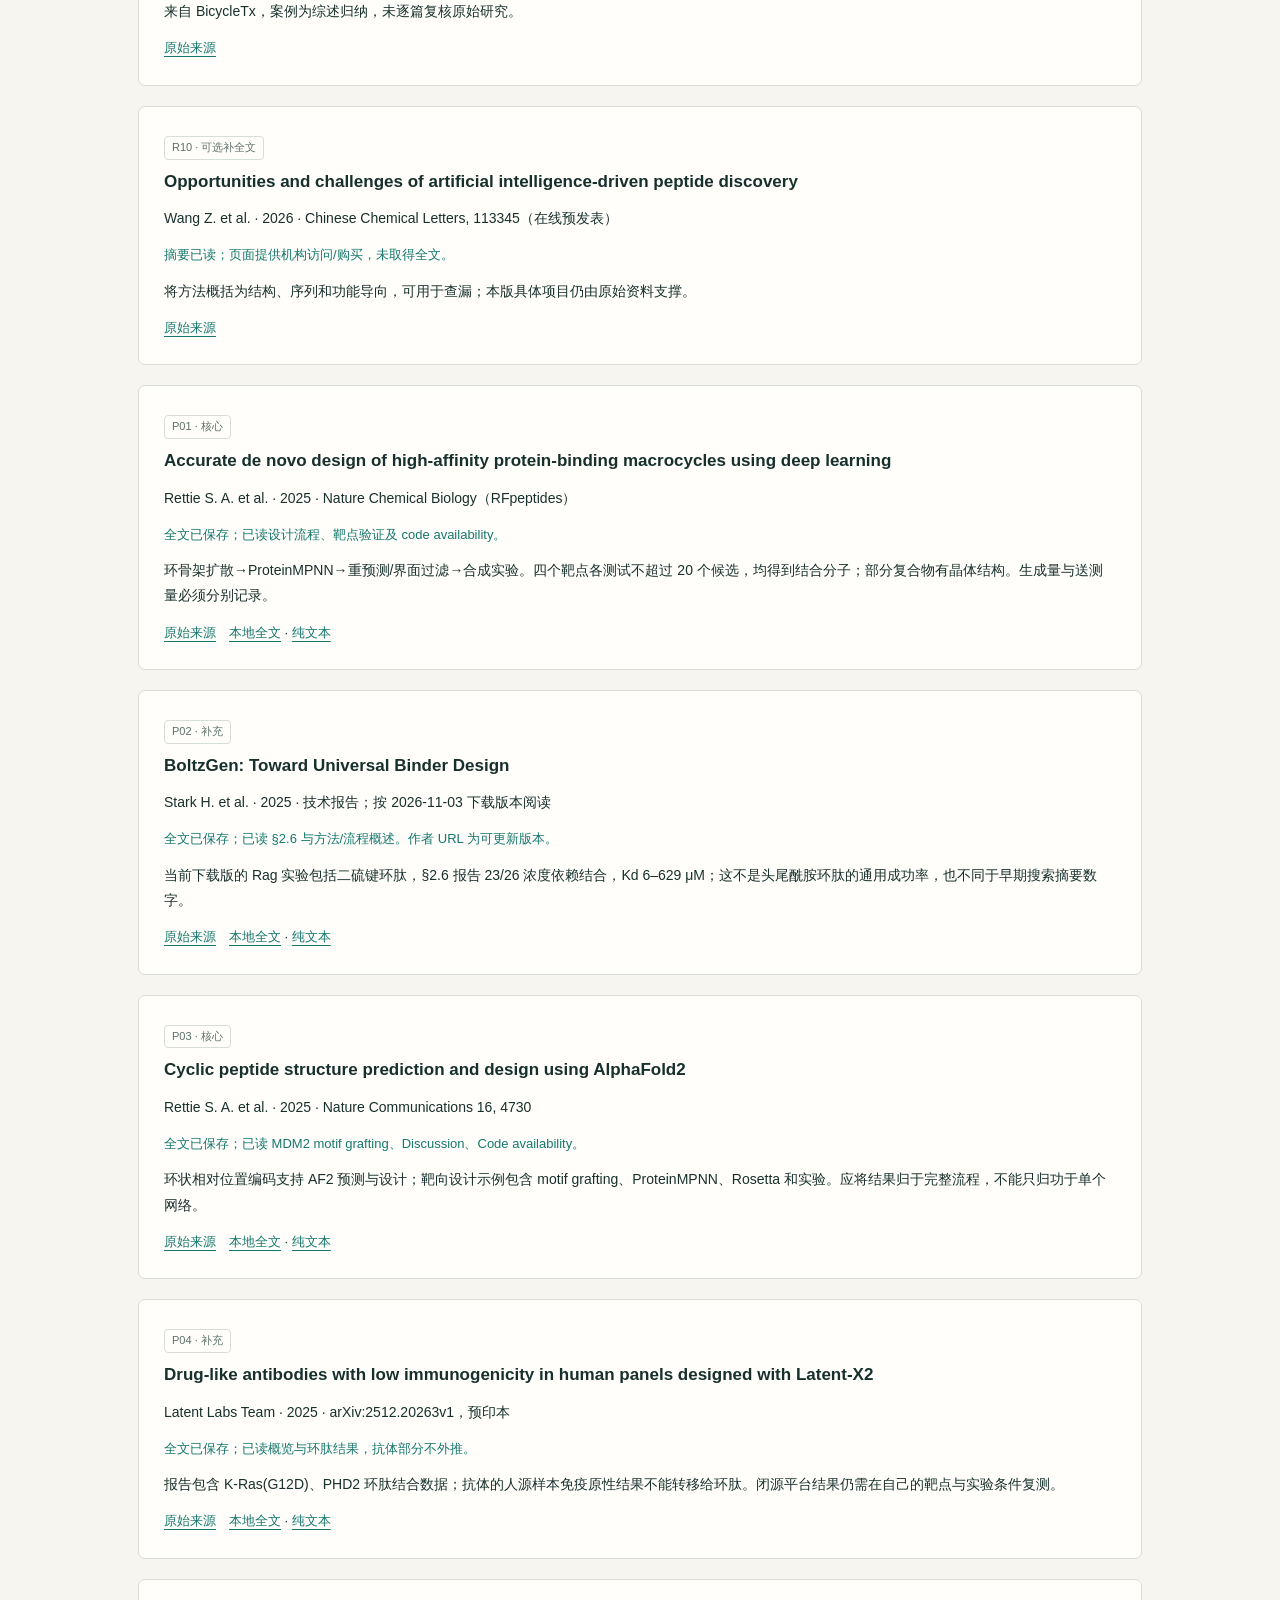
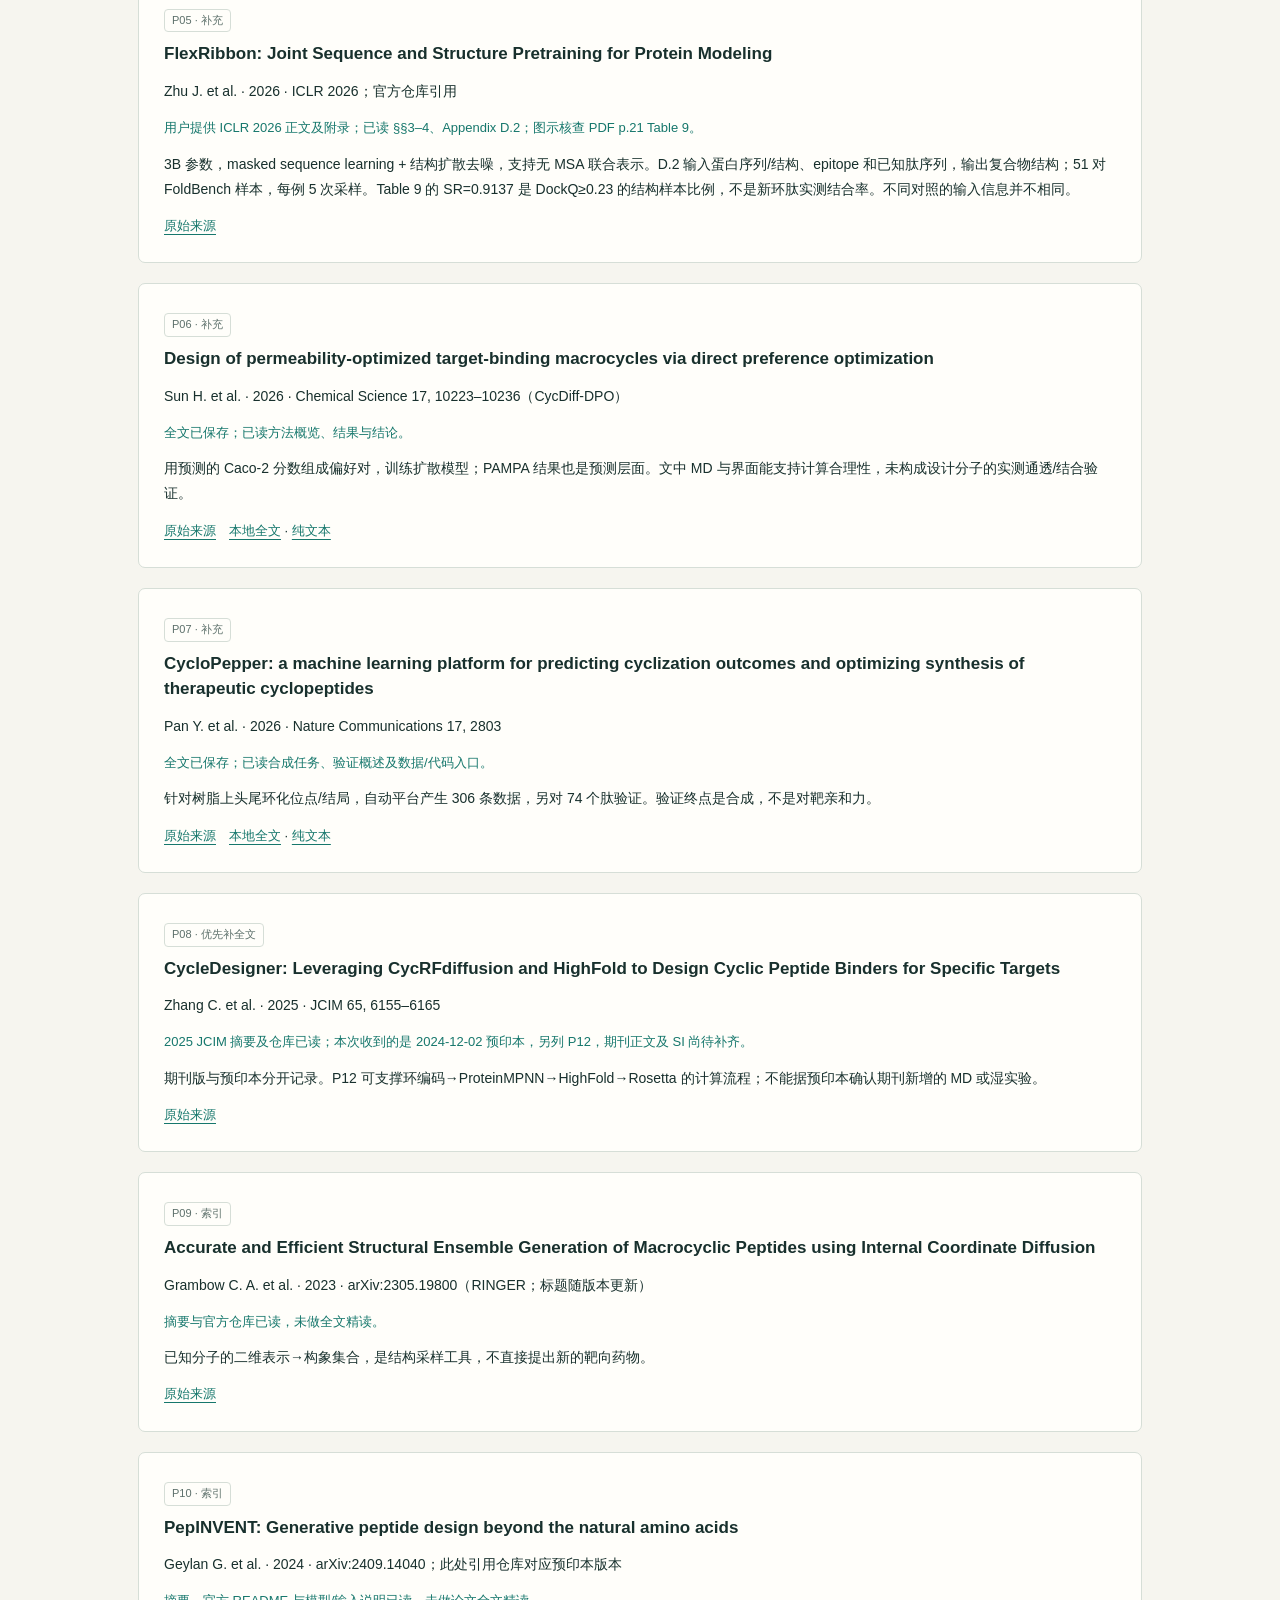
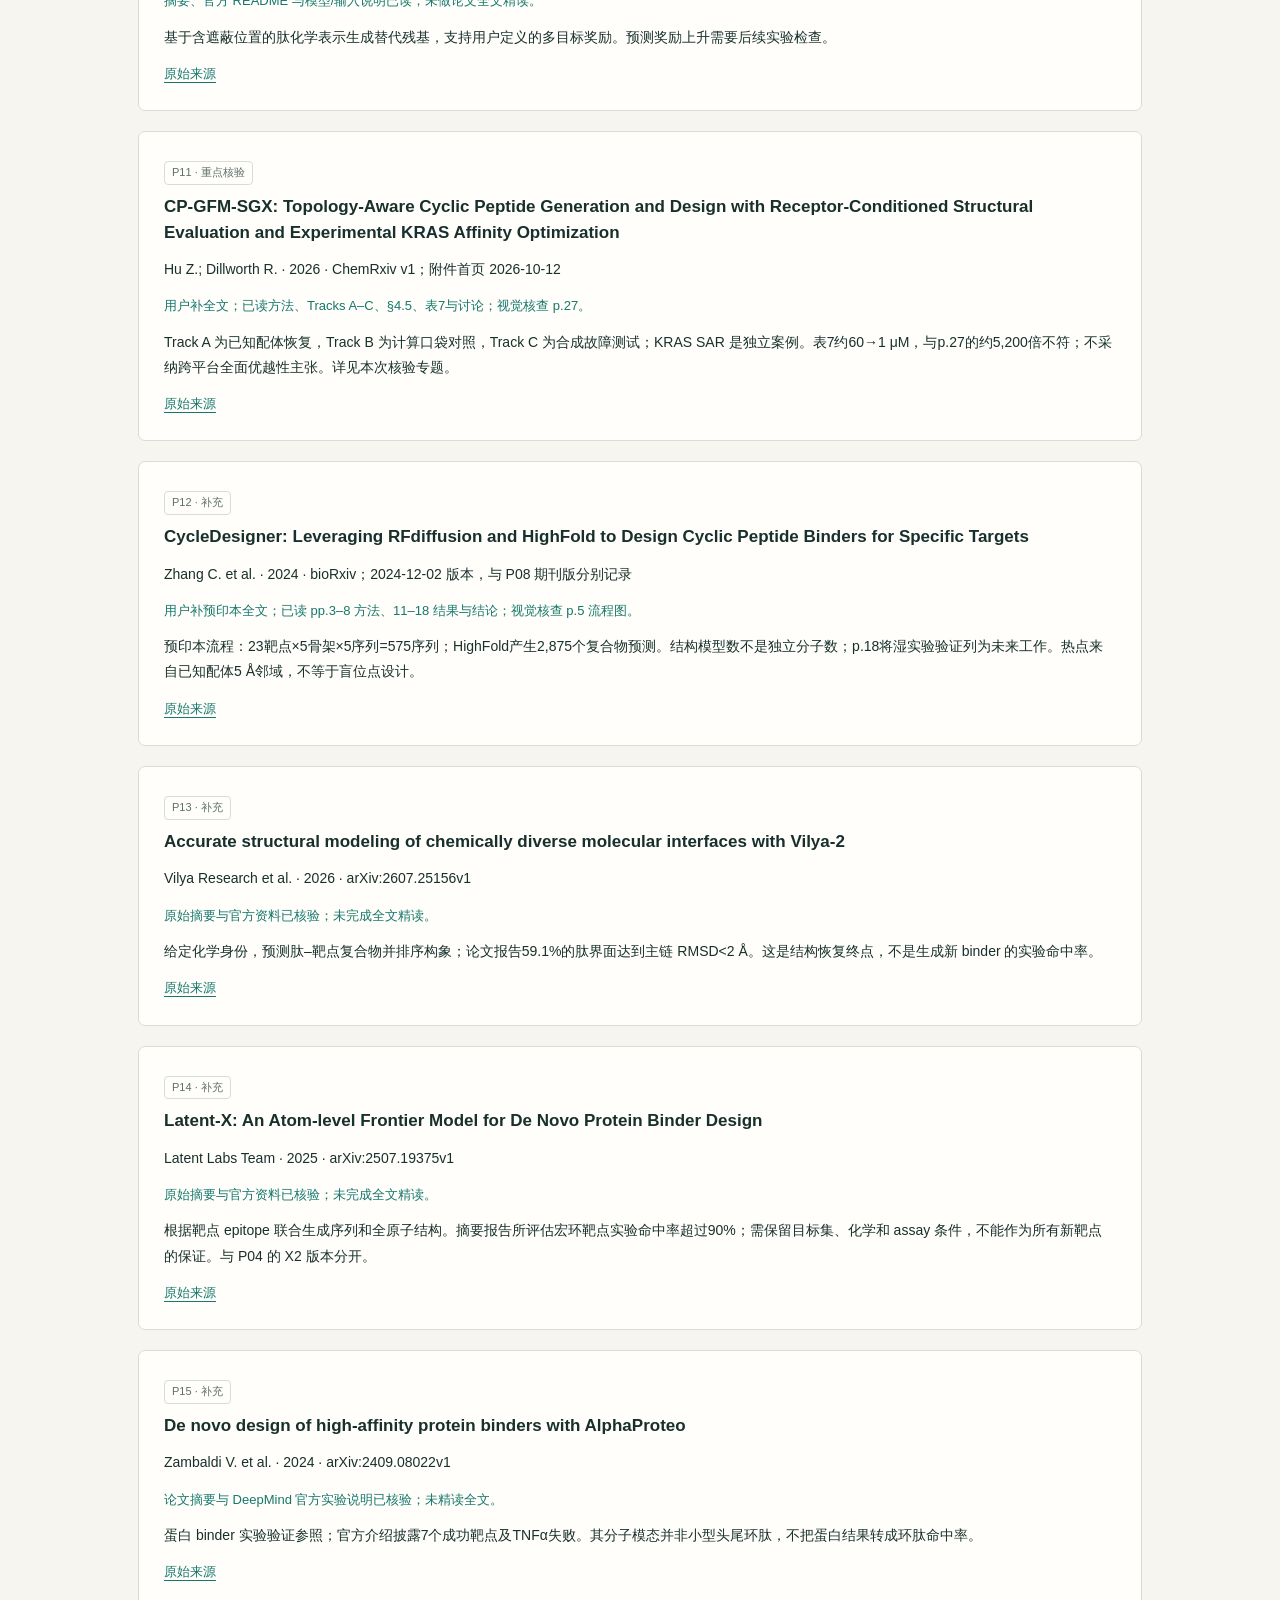
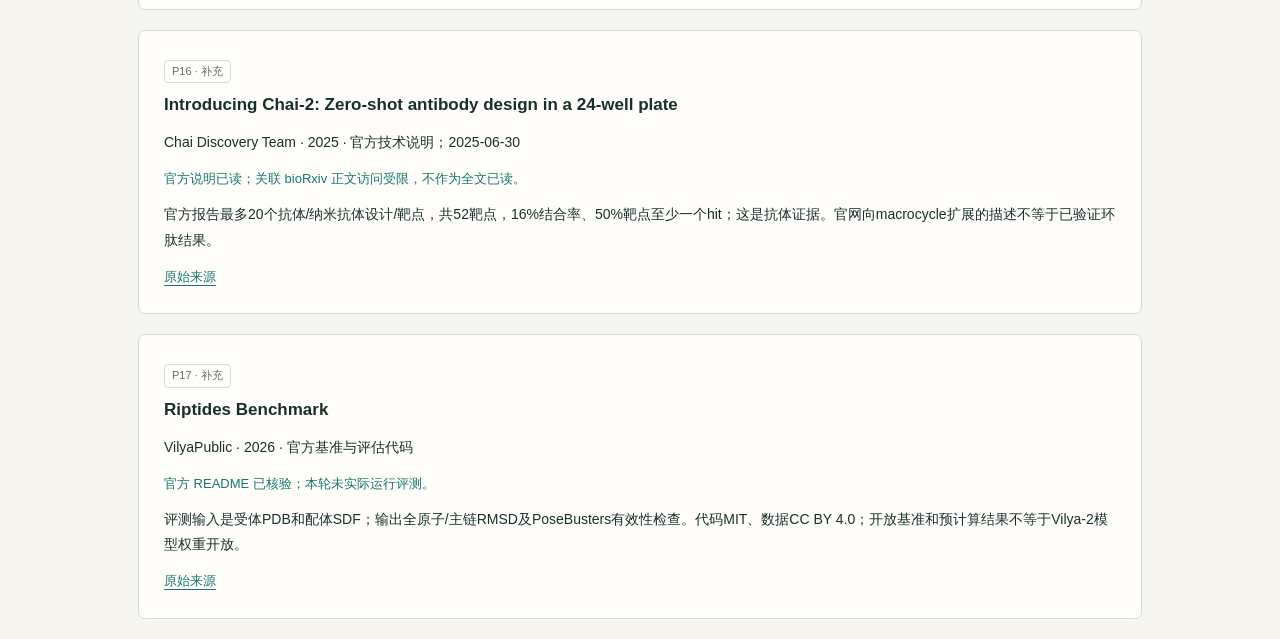
<file: literature/notes/index.html>
<!doctype html><html lang="zh-CN"><head><meta charset="utf-8"><meta name="viewport" content="width=device-width,initial-scale=1"><link rel="icon" href="data:,"><title>环肽文献阅读笔记</title><link rel="stylesheet" href="../../styles.css"></head><body class="document-page"><header><div class="wrap"><div class="eyebrow">LITERATURE / 2026.11.03</div><h1>环肽文献阅读笔记</h1><a href="../../index.html#library">返回交互图谱</a></div></header><main class="wrap"><section><h2>全文、版本与证据分别记录</h2><p>现有27条资料，16份全文已保存并阅读重点部分。新增附件仅本地提供全文入口；线上保留来源及笔记。</p><a href="../update-review.html">本次核验专题：版本差异与 CP-GFM 待澄清项</a></section><article class="source" id="R01"><span class="tag">R01 · 核心</span><h3>Physicochemical rule-embedded generative modeling for constrained peptide therapeutics</h3><p>Wang Y. et al. · 2026 · npj Drug Discovery 3, 54</p><p class="read-status">全文已保存；重点读 pp. 1–3、5–13，表示、模型比较与证据边界。</p><p>将生成对象拆成化学身份、拓扑、坐标与构象群，有助于发现模型交接处的信息缺失。环闭合与预测性质改善，均需各自的实验证据。</p><p class="question">我们的输出究竟是序列、带立体化学的分子，还是一个有实验支持的候选？</p><div class="links"><a href="https://www.nature.com/articles/s44386-026-00090-1">原始来源</a><span><a href="../fulltext/R01_rules_2026.pdf">本地全文</a> · <a href="../fulltext/R01_rules_2026.txt">纯文本</a></span></div></article><article class="source" id="R02"><span class="tag">R02 · 核心</span><h3>Understanding Cell Penetration of Cyclic Peptides</h3><p>Dougherty P. G.; Sahni A.; Pei D. · 2019 · Chemical Reviews 119, 10241–10287</p><p class="read-status">全文已保存；重点读 §§1.2、2.2、3.1 与细胞进入机制。</p><p>被动扩散、内吞及内体逃逸是不同过程。N-甲基化可能改善通透，却也可能破坏结合；总细胞摄取不等于胞质可用浓度。</p><p class="question">若以胞内靶点为目标，我们准备测什么来排除“进入内体但到不了靶点”？</p><div class="links"><a href="https://pmc.ncbi.nlm.nih.gov/articles/PMC6739158/">原始来源</a><span><a href="../fulltext/R02_cell_penetration_2019.html">本地全文</a> · <a href="../fulltext/R02_cell_penetration_2019.txt">纯文本</a></span></div></article><article class="source" id="R03"><span class="tag">R03 · 核心</span><h3>Encoding and display technologies for combinatorial libraries in drug discovery: The coming of age from biology to therapy</h3><p>Fan Y. et al. · 2024 · Acta Pharmaceutica Sinica B</p><p class="read-status">全文已保存；重点读 §§2.1.3、5.4–5.6，并比较展示/编码方法。</p><p>mRNA display 将分子与编码相连，选择后可扩增、测序；标签相互作用和非特异吸附会引入偏差。脱离标签重合成后的结合与功能确认不可省略。</p><p class="question">富集序列的增加，是目标结合、标签效应，还是扩增优势？</p><div class="links"><a href="https://pmc.ncbi.nlm.nih.gov/articles/PMC11365444/">原始来源</a><span><a href="../fulltext/R03_display_2024.html">本地全文</a> · <a href="../fulltext/R03_display_2024.txt">纯文本</a></span></div></article><article class="source" id="R04"><span class="tag">R04 · 补充</span><h3>Peptide-based drug design using generative AI</h3><p>Ekambaram S.; Dokholyan N. V. · 2026 · Chemical Communications 62, 672–691（Highlight；2025-12 在线）</p><p class="read-status">用户补全文；已读 pp. 5–10 生成架构与非天然残基、pp. 14–16 数据偏差和闭环讨论。</p><p>综述把生成架构、肽化学与实验系统连接起来。模型输出结构/序列，ADMET 仍受数据分布与测量条件限制；负样本缺失会误导优化。适合作为方法地图，不以其概述替代原始实验。</p><div class="links"><a href="https://pubs.rsc.org/en/Content/ArticleLanding/2026/CC/D5CC04998A">原始来源</a><span data-local-only><a href="../fulltext/R04_generative_AI.pdf">本地全文</a> · <a href="../fulltext/R04_generative_AI.txt">纯文本</a></span></div></article><article class="source" id="R05"><span class="tag">R05 · 核心</span><h3>The MM/PBSA and MM/GBSA methods to estimate ligand-binding affinities</h3><p>Genheden S.; Ryde U. · 2015 · Expert Opinion on Drug Discovery 10, 449–461</p><p class="read-status">全文已保存；重点读引言、采样与熵讨论、§§10–11。</p><p>端点能量对溶剂模型、介电参数、轨迹与熵处理敏感。适合帮助解释和局部排序，不能把绝对分数直接当成实测亲和力。</p><p class="question">如果两个候选只差一点能量，这个差值是否大于重复模拟的波动？</p><div class="links"><a href="https://pmc.ncbi.nlm.nih.gov/articles/PMC4487606/">原始来源</a><span><a href="../fulltext/R05_MMPBSA_2015.html">本地全文</a> · <a href="../fulltext/R05_MMPBSA_2015.txt">纯文本</a></span></div></article><article class="source" id="R06"><span class="tag">R06 · 补充</span><h3>Cyclic Peptides in Modern Drug Discovery: Trends and Therapeutic Directions</h3><p>Thite T. et al. · 2026 · Journal of Medicinal Chemistry</p><p class="read-status">全文已保存；重点读 §§3、4.1、6.2–6.3。临床表未逐项追溯注册信息。</p><p>口服暴露受溶解、消化道稳定性、通透、外排和首过等因素共同影响；“环肽”包含多种连接化学。其 AI 段落把 AfCycDesign 与 AF3 混写，本版按原始论文纠正为 AF2。</p><p class="question">我们要优化的是某个体外性质，还是与给药路径一致的完整暴露链？</p><div class="links"><a href="https://pmc.ncbi.nlm.nih.gov/articles/PMC13492385/">原始来源</a><span><a href="../fulltext/R06_trends_2026.html">本地全文</a> · <a href="../fulltext/R06_trends_2026.txt">纯文本</a></span></div></article><article class="source" id="R07"><span class="tag">R07 · 优先补全文</span><h3>Cyclic Peptide Therapeutic Agents Discovery: Computational and Artificial Intelligence-Driven Strategies</h3><p>Lin K.; Zhang C.; Bai R.; Duan H. · 2025 · Journal of Medicinal Chemistry 68, 10577–10598（Perspective）</p><p class="read-status">摘要与出版社元数据已读；页面显示购买/机构访问。</p><p>与环肽 AI、物理模拟及自动合成直接相关，补齐后可进一步核对中国团队技术链。</p><div class="links"><a href="https://doi.org/10.1021/acs.jmedchem.5c00712">原始来源</a></div></article><article class="source" id="R08"><span class="tag">R08 · 可选补全文</span><h3>The coming of age of cyclic peptide drugs: an update on discovery technologies</h3><p>You S.; McIntyre G.; Passioura T. · 2024 · Expert Opinion on Drug Discovery 19, 961–973</p><p class="read-status">PubMed 摘要已读；出版社访问 403。</p><p>展示筛选走向药物开发的补充视角；作者包含 Insamo 研究人员，不能当作对该公司的独立评估。</p><div class="links"><a href="https://pubmed.ncbi.nlm.nih.gov/38872502/">原始来源</a></div></article><article class="source" id="R09"><span class="tag">R09 · 补充</span><h3>Rational design of cyclic peptides, with an emphasis on bicyclic peptides</h3><p>Rowland C. E.; Bezerra G. A.; Skynner M. J. · 2025 · Current Opinion in Structural Biology 92, 103025</p><p class="read-status">用户补全文；已读 pp. 1–5，重点为展示筛选、结构指导优化和双环连接化学。</p><p>双环路线通常从展示筛选的 hit 出发，结合结构解析、单体替换及多聚/偶联设计优化。连接骨架决定几何约束；双环并非简单把头尾单环“再闭一次”。作者来自 BicycleTx，案例为综述归纳，未逐篇复核原始研究。</p><div class="links"><a href="https://pubmed.ncbi.nlm.nih.gov/40068542/">原始来源</a><span data-local-only><a href="../fulltext/R09_bicyclic_review.pdf">本地全文</a> · <a href="../fulltext/R09_bicyclic_review.txt">纯文本</a></span></div></article><article class="source" id="R10"><span class="tag">R10 · 可选补全文</span><h3>Opportunities and challenges of artificial intelligence-driven peptide discovery</h3><p>Wang Z. et al. · 2026 · Chinese Chemical Letters, 113345（在线预发表）</p><p class="read-status">摘要已读；页面提供机构访问/购买，未取得全文。</p><p>将方法概括为结构、序列和功能导向，可用于查漏；本版具体项目仍由原始资料支撑。</p><div class="links"><a href="https://www.sciencedirect.com/science/article/pii/S1001841726009848">原始来源</a></div></article><article class="source" id="P01"><span class="tag">P01 · 核心</span><h3>Accurate de novo design of high-affinity protein-binding macrocycles using deep learning</h3><p>Rettie S. A. et al. · 2025 · Nature Chemical Biology（RFpeptides）</p><p class="read-status">全文已保存；已读设计流程、靶点验证及 code availability。</p><p>环骨架扩散→ProteinMPNN→重预测/界面过滤→合成实验。四个靶点各测试不超过 20 个候选，均得到结合分子；部分复合物有晶体结构。生成量与送测量必须分别记录。</p><div class="links"><a href="https://pmc.ncbi.nlm.nih.gov/articles/PMC12643943/">原始来源</a><span><a href="../fulltext/P01_RFpeptides.html">本地全文</a> · <a href="../fulltext/P01_RFpeptides.txt">纯文本</a></span></div></article><article class="source" id="P02"><span class="tag">P02 · 补充</span><h3>BoltzGen: Toward Universal Binder Design</h3><p>Stark H. et al. · 2025 · 技术报告；按 2026-11-03 下载版本阅读</p><p class="read-status">全文已保存；已读 §2.6 与方法/流程概述。作者 URL 为可更新版本。</p><p>当前下载版的 Rag 实验包括二硫键环肽，§2.6 报告 23/26 浓度依赖结合，Kd 6–629 μM；这不是头尾酰胺环肽的通用成功率，也不同于早期搜索摘要数字。</p><div class="links"><a href="https://hannes-stark.com/assets/boltzgen.pdf">原始来源</a><span><a href="../fulltext/P02_BoltzGen.pdf">本地全文</a> · <a href="../fulltext/P02_BoltzGen.txt">纯文本</a></span></div></article><article class="source" id="P03"><span class="tag">P03 · 核心</span><h3>Cyclic peptide structure prediction and design using AlphaFold2</h3><p>Rettie S. A. et al. · 2025 · Nature Communications 16, 4730</p><p class="read-status">全文已保存；已读 MDM2 motif grafting、Discussion、Code availability。</p><p>环状相对位置编码支持 AF2 预测与设计；靶向设计示例包含 motif grafting、ProteinMPNN、Rosetta 和实验。应将结果归于完整流程，不能只归功于单个网络。</p><div class="links"><a href="https://www.nature.com/articles/s41467-025-59940-7">原始来源</a><span><a href="../fulltext/P03_AfCycDesign.pdf">本地全文</a> · <a href="../fulltext/P03_AfCycDesign.txt">纯文本</a></span></div></article><article class="source" id="P04"><span class="tag">P04 · 补充</span><h3>Drug-like antibodies with low immunogenicity in human panels designed with Latent-X2</h3><p>Latent Labs Team · 2025 · arXiv:2512.20263v1，预印本</p><p class="read-status">全文已保存；已读概览与环肽结果，抗体部分不外推。</p><p>报告包含 K-Ras(G12D)、PHD2 环肽结合数据；抗体的人源样本免疫原性结果不能转移给环肽。闭源平台结果仍需在自己的靶点与实验条件复测。</p><div class="links"><a href="https://arxiv.org/abs/2512.20263">原始来源</a><span><a href="../fulltext/P04_LatentX2.pdf">本地全文</a> · <a href="../fulltext/P04_LatentX2.txt">纯文本</a></span></div></article><article class="source" id="P05"><span class="tag">P05 · 补充</span><h3>FlexRibbon: Joint Sequence and Structure Pretraining for Protein Modeling</h3><p>Zhu J. et al. · 2026 · ICLR 2026；官方仓库引用</p><p class="read-status">用户提供 ICLR 2026 正文及附录；已读 §§3–4、Appendix D.2；图示核查 PDF p.21 Table 9。</p><p>3B 参数，masked sequence learning + 结构扩散去噪，支持无 MSA 联合表示。D.2 输入蛋白序列/结构、epitope 和已知肽序列，输出复合物结构；51 对 FoldBench 样本，每例 5 次采样。Table 9 的 SR=0.9137 是 DockQ≥0.23 的结构样本比例，不是新环肽实测结合率。不同对照的输入信息并不相同。</p><div class="links"><a href="https://openreview.net/forum?id=B8BXHrshMi">原始来源</a><span data-local-only><a href="../fulltext/P05_FlexRibbon.pdf">本地全文</a> · <a href="../fulltext/P05_FlexRibbon.txt">纯文本</a></span></div></article><article class="source" id="P06"><span class="tag">P06 · 补充</span><h3>Design of permeability-optimized target-binding macrocycles via direct preference optimization</h3><p>Sun H. et al. · 2026 · Chemical Science 17, 10223–10236（CycDiff-DPO）</p><p class="read-status">全文已保存；已读方法概览、结果与结论。</p><p>用预测的 Caco-2 分数组成偏好对，训练扩散模型；PAMPA 结果也是预测层面。文中 MD 与界面能支持计算合理性，未构成设计分子的实测通透/结合验证。</p><div class="links"><a href="https://pmc.ncbi.nlm.nih.gov/articles/PMC13074632/">原始来源</a><span><a href="../fulltext/P06_CycDiffDPO.html">本地全文</a> · <a href="../fulltext/P06_CycDiffDPO.txt">纯文本</a></span></div></article><article class="source" id="P07"><span class="tag">P07 · 补充</span><h3>CycloPepper: a machine learning platform for predicting cyclization outcomes and optimizing synthesis of therapeutic cyclopeptides</h3><p>Pan Y. et al. · 2026 · Nature Communications 17, 2803</p><p class="read-status">全文已保存；已读合成任务、验证概述及数据/代码入口。</p><p>针对树脂上头尾环化位点/结局，自动平台产生 306 条数据，另对 74 个肽验证。验证终点是合成，不是对靶亲和力。</p><div class="links"><a href="https://www.nature.com/articles/s41467-026-69441-w">原始来源</a><span><a href="../fulltext/P07_CycloPepper.pdf">本地全文</a> · <a href="../fulltext/P07_CycloPepper.txt">纯文本</a></span></div></article><article class="source" id="P08"><span class="tag">P08 · 优先补全文</span><h3>CycleDesigner: Leveraging CycRFdiffusion and HighFold to Design Cyclic Peptide Binders for Specific Targets</h3><p>Zhang C. et al. · 2025 · JCIM 65, 6155–6165</p><p class="read-status">2025 JCIM 摘要及仓库已读；本次收到的是 2024-12-02 预印本，另列 P12，期刊正文及 SI 尚待补齐。</p><p>期刊版与预印本分开记录。P12 可支撑环编码→ProteinMPNN→HighFold→Rosetta 的计算流程；不能据预印本确认期刊新增的 MD 或湿实验。</p><div class="links"><a href="https://pubmed.ncbi.nlm.nih.gov/40495275/">原始来源</a></div></article><article class="source" id="P09"><span class="tag">P09 · 索引</span><h3>Accurate and Efficient Structural Ensemble Generation of Macrocyclic Peptides using Internal Coordinate Diffusion</h3><p>Grambow C. A. et al. · 2023 · arXiv:2305.19800（RINGER；标题随版本更新）</p><p class="read-status">摘要与官方仓库已读，未做全文精读。</p><p>已知分子的二维表示→构象集合，是结构采样工具，不直接提出新的靶向药物。</p><div class="links"><a href="https://arxiv.org/abs/2305.19800">原始来源</a></div></article><article class="source" id="P10"><span class="tag">P10 · 索引</span><h3>PepINVENT: Generative peptide design beyond the natural amino acids</h3><p>Geylan G. et al. · 2024 · arXiv:2409.14040；此处引用仓库对应预印本版本</p><p class="read-status">摘要、官方 README 与模型/输入说明已读，未做论文全文精读。</p><p>基于含遮蔽位置的肽化学表示生成替代残基，支持用户定义的多目标奖励。预测奖励上升需要后续实验检查。</p><div class="links"><a href="https://arxiv.org/abs/2409.14040">原始来源</a></div></article><article class="source" id="P11"><span class="tag">P11 · 重点核验</span><h3>CP-GFM-SGX: Topology-Aware Cyclic Peptide Generation and Design with Receptor-Conditioned Structural Evaluation and Experimental KRAS Affinity Optimization</h3><p>Hu Z.; Dillworth R. · 2026 · ChemRxiv v1；附件首页 2026-10-12</p><p class="read-status">用户补全文；已读方法、Tracks A–C、§4.5、表7与讨论；视觉核查 p.27。</p><p>Track A 为已知配体恢复，Track B 为计算口袋对照，Track C 为合成故障测试；KRAS SAR 是独立案例。表7约60→1 μM，与p.27的约5,200倍不符；不采纳跨平台全面优越性主张。详见本次核验专题。</p><div class="links"><a href="https://doi.org/10.26434/chemrxiv.15010253/v1">原始来源</a><span data-local-only><a href="../fulltext/P11_CP_GFM_v1.pdf">本地全文</a> · <a href="../fulltext/P11_CP_GFM_v1.txt">纯文本</a></span></div></article><article class="source" id="P12"><span class="tag">P12 · 补充</span><h3>CycleDesigner: Leveraging RFdiffusion and HighFold to Design Cyclic Peptide Binders for Specific Targets</h3><p>Zhang C. et al. · 2024 · bioRxiv；2024-12-02 版本，与 P08 期刊版分别记录</p><p class="read-status">用户补预印本全文；已读 pp.3–8 方法、11–18 结果与结论；视觉核查 p.5 流程图。</p><p>预印本流程：23靶点×5骨架×5序列=575序列；HighFold产生2,875个复合物预测。结构模型数不是独立分子数；p.18将湿实验验证列为未来工作。热点来自已知配体5 Å邻域，不等于盲位点设计。</p><div class="links"><a href="https://doi.org/10.1101/2024.11.27.625581">原始来源</a><span data-local-only><a href="../fulltext/P12_CycleDesigner_preprint.pdf">本地全文</a> · <a href="../fulltext/P12_CycleDesigner_preprint.txt">纯文本</a></span></div></article><article class="source" id="P13"><span class="tag">P13 · 补充</span><h3>Accurate structural modeling of chemically diverse molecular interfaces with Vilya-2</h3><p>Vilya Research et al. · 2026 · arXiv:2607.25156v1</p><p class="read-status">原始摘要与官方资料已核验；未完成全文精读。</p><p>给定化学身份，预测肽–靶点复合物并排序构象；论文报告59.1%的肽界面达到主链 RMSD&lt;2 Å。这是结构恢复终点，不是生成新 binder 的实验命中率。</p><div class="links"><a href="https://arxiv.org/abs/2607.25156">原始来源</a></div></article><article class="source" id="P14"><span class="tag">P14 · 补充</span><h3>Latent-X: An Atom-level Frontier Model for De Novo Protein Binder Design</h3><p>Latent Labs Team · 2025 · arXiv:2507.19375v1</p><p class="read-status">原始摘要与官方资料已核验；未完成全文精读。</p><p>根据靶点 epitope 联合生成序列和全原子结构。摘要报告所评估宏环靶点实验命中率超过90%；需保留目标集、化学和 assay 条件，不能作为所有新靶点的保证。与 P04 的 X2 版本分开。</p><div class="links"><a href="https://arxiv.org/abs/2507.19375">原始来源</a></div></article><article class="source" id="P15"><span class="tag">P15 · 补充</span><h3>De novo design of high-affinity protein binders with AlphaProteo</h3><p>Zambaldi V. et al. · 2024 · arXiv:2409.08022v1</p><p class="read-status">论文摘要与 DeepMind 官方实验说明已核验；未精读全文。</p><p>蛋白 binder 实验验证参照；官方介绍披露7个成功靶点及TNFα失败。其分子模态并非小型头尾环肽，不把蛋白结果转成环肽命中率。</p><div class="links"><a href="https://arxiv.org/abs/2409.08022">原始来源</a></div></article><article class="source" id="P16"><span class="tag">P16 · 补充</span><h3>Introducing Chai-2: Zero-shot antibody design in a 24-well plate</h3><p>Chai Discovery Team · 2025 · 官方技术说明；2025-06-30</p><p class="read-status">官方说明已读；关联 bioRxiv 正文访问受限，不作为全文已读。</p><p>官方报告最多20个抗体/纳米抗体设计/靶点，共52靶点，16%结合率、50%靶点至少一个hit；这是抗体证据。官网向macrocycle扩展的描述不等于已验证环肽结果。</p><div class="links"><a href="https://www.chaidiscovery.com/news/introducing-chai-2">原始来源</a></div></article><article class="source" id="P17"><span class="tag">P17 · 补充</span><h3>Riptides Benchmark</h3><p>VilyaPublic · 2026 · 官方基准与评估代码</p><p class="read-status">官方 README 已核验；本轮未实际运行评测。</p><p>评测输入是受体PDB和配体SDF；输出全原子/主链RMSD及PoseBusters有效性检查。代码MIT、数据CC BY 4.0；开放基准和预计算结果不等于Vilya-2模型权重开放。</p><div class="links"><a href="https://github.com/VilyaPublic/Riptides">原始来源</a></div></article></main><script>if(location.protocol!=="file:")document.querySelectorAll("[data-local-only]").forEach(e=>e.remove());</script></body></html>
</file>
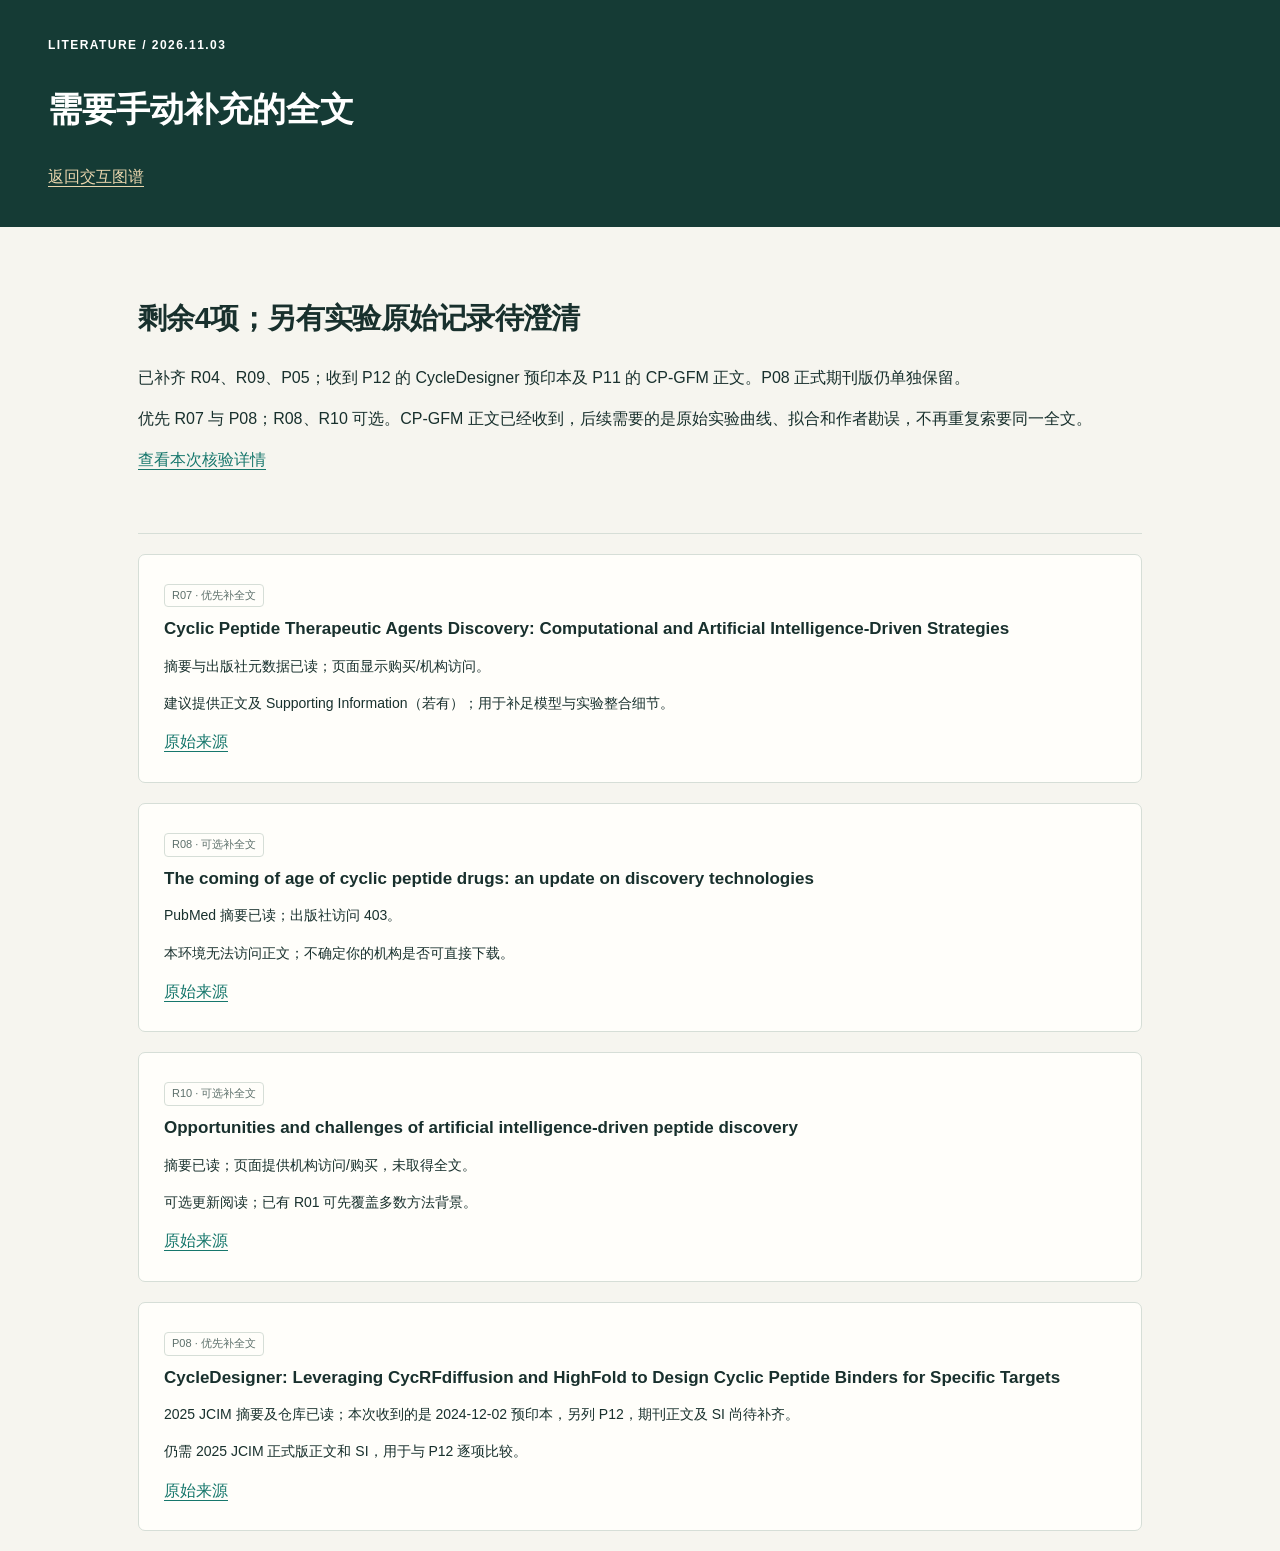
<file: literature/fulltext-needed.html>
<!doctype html><html lang="zh-CN"><head><meta charset="utf-8"><meta name="viewport" content="width=device-width,initial-scale=1"><link rel="icon" href="data:,"><title>需要手动补充的全文</title><link rel="stylesheet" href="../styles.css"></head><body class="document-page"><header><div class="wrap"><div class="eyebrow">LITERATURE / 2026.11.03</div><h1>需要手动补充的全文</h1><a href="../index.html#library">返回交互图谱</a></div></header><main class="wrap"><section><h2>剩余4项；另有实验原始记录待澄清</h2><p>已补齐 R04、R09、P05；收到 P12 的 CycleDesigner 预印本及 P11 的 CP-GFM 正文。P08 正式期刊版仍单独保留。</p><p>优先 R07 与 P08；R08、R10 可选。CP-GFM 正文已经收到，后续需要的是原始实验曲线、拟合和作者勘误，不再重复索要同一全文。</p><a href="update-review.html">查看本次核验详情</a></section><article class="source"><span class="tag">R07 · 优先补全文</span><h3>Cyclic Peptide Therapeutic Agents Discovery: Computational and Artificial Intelligence-Driven Strategies</h3><p>摘要与出版社元数据已读；页面显示购买/机构访问。</p><p>建议提供正文及 Supporting Information（若有）；用于补足模型与实验整合细节。</p><a href="https://doi.org/10.1021/acs.jmedchem.5c00712">原始来源</a></article><article class="source"><span class="tag">R08 · 可选补全文</span><h3>The coming of age of cyclic peptide drugs: an update on discovery technologies</h3><p>PubMed 摘要已读；出版社访问 403。</p><p>本环境无法访问正文；不确定你的机构是否可直接下载。</p><a href="https://pubmed.ncbi.nlm.nih.gov/38872502/">原始来源</a></article><article class="source"><span class="tag">R10 · 可选补全文</span><h3>Opportunities and challenges of artificial intelligence-driven peptide discovery</h3><p>摘要已读；页面提供机构访问/购买，未取得全文。</p><p>可选更新阅读；已有 R01 可先覆盖多数方法背景。</p><a href="https://www.sciencedirect.com/science/article/pii/S1001841726009848">原始来源</a></article><article class="source"><span class="tag">P08 · 优先补全文</span><h3>CycleDesigner: Leveraging CycRFdiffusion and HighFold to Design Cyclic Peptide Binders for Specific Targets</h3><p>2025 JCIM 摘要及仓库已读；本次收到的是 2024-12-02 预印本，另列 P12，期刊正文及 SI 尚待补齐。</p><p>仍需 2025 JCIM 正式版正文和 SI，用于与 P12 逐项比较。</p><a href="https://pubmed.ncbi.nlm.nih.gov/40495275/">原始来源</a></article></main><script>if(location.protocol!=="file:")document.querySelectorAll("[data-local-only]").forEach(e=>e.remove());</script></body></html>
</file>
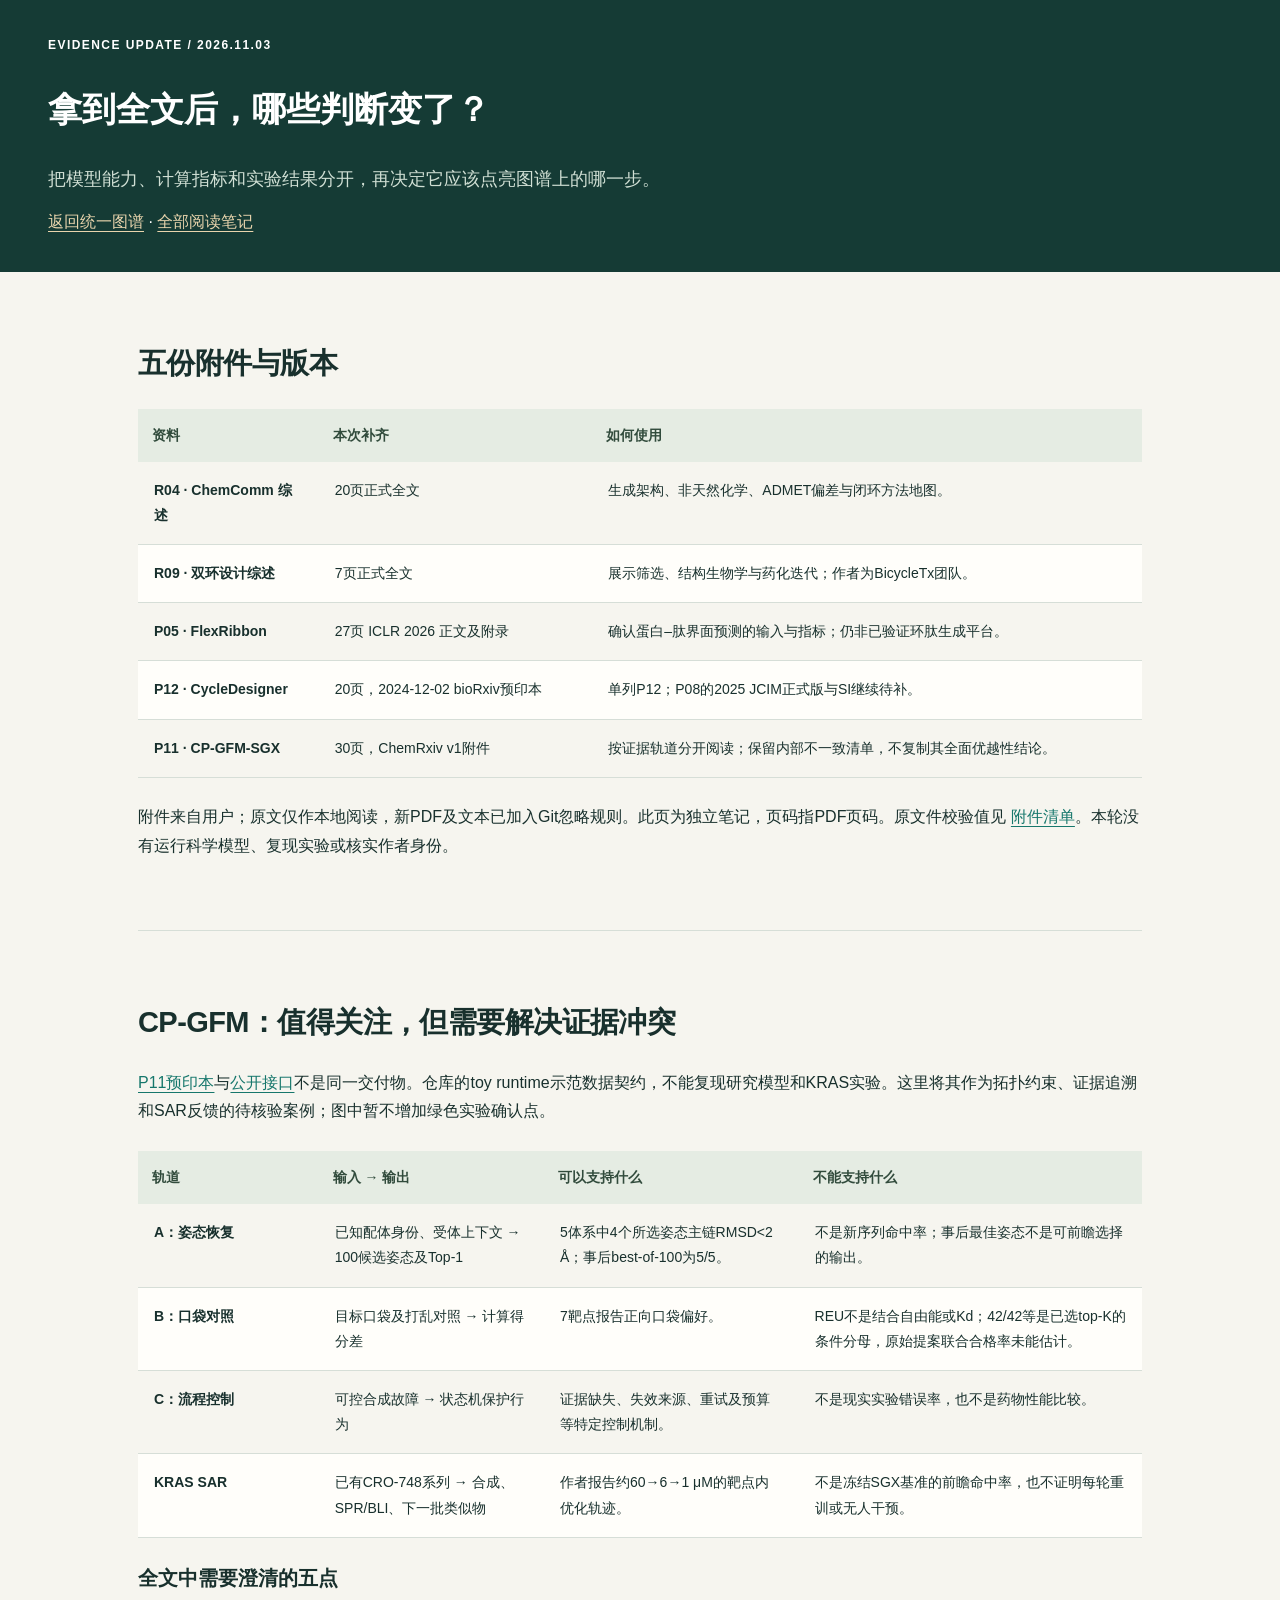
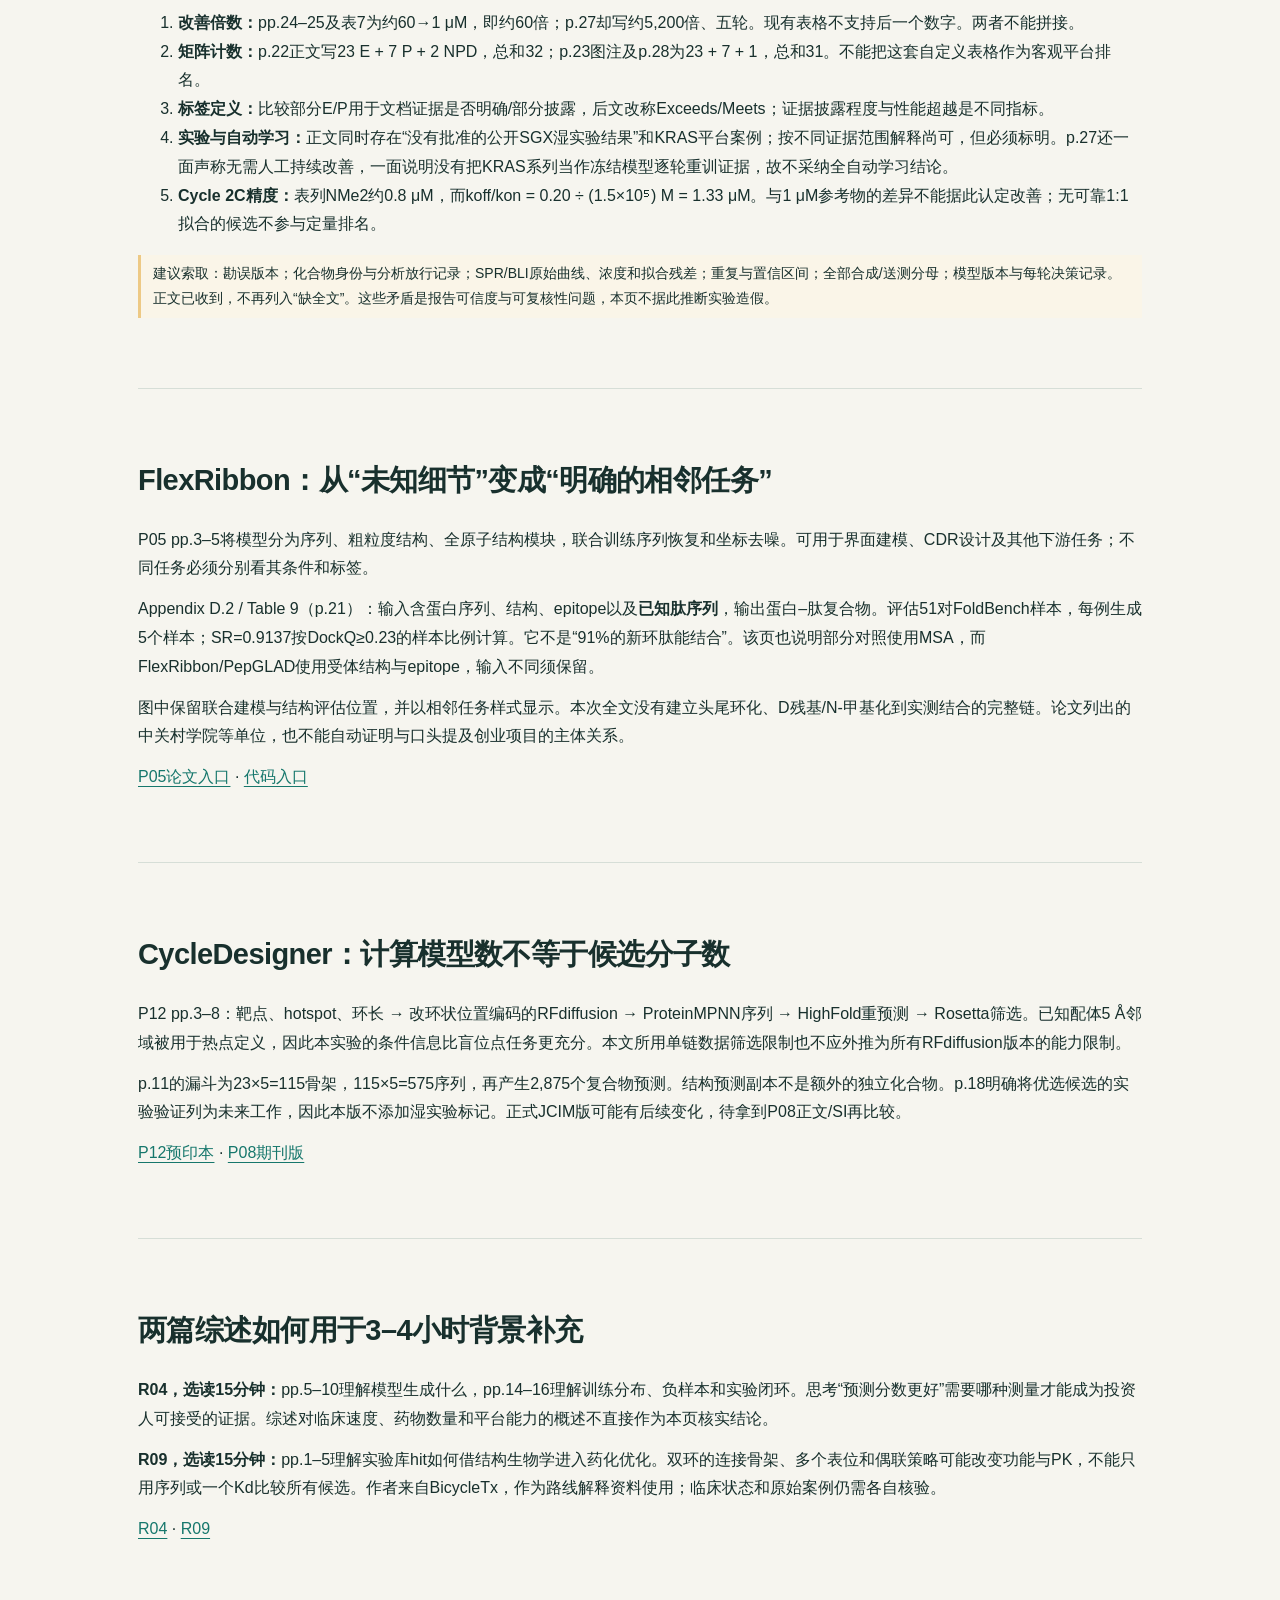
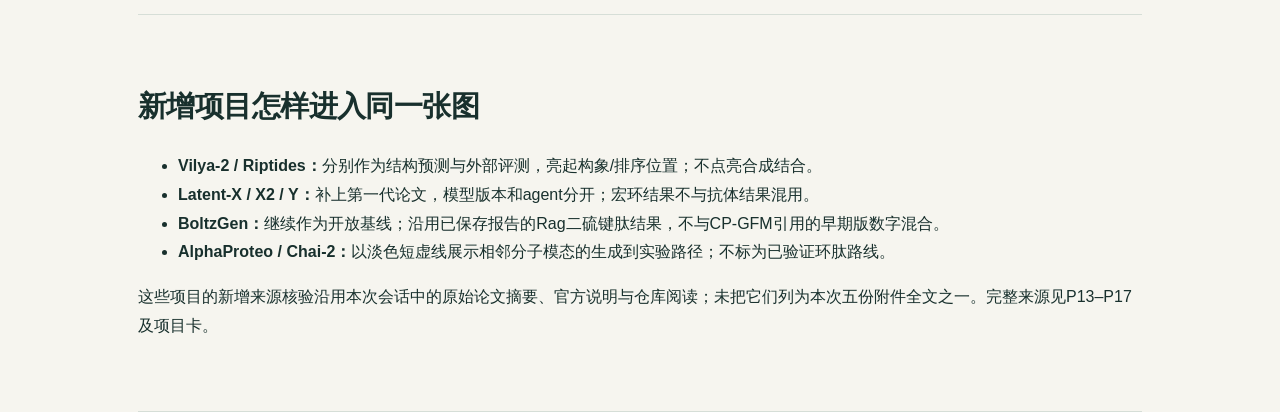
<file: literature/update-review.html>
<!doctype html><html lang="zh-CN"><head><meta charset="utf-8"><meta name="viewport" content="width=device-width,initial-scale=1"><link rel="icon" href="data:,"><title>全文核验与项目更新</title><link rel="stylesheet" href="../styles.css"></head><body class="document-page"><header><div class="wrap"><div class="eyebrow">EVIDENCE UPDATE / 2026.11.03</div><h1>拿到全文后，哪些判断变了？</h1><p class="lede">把模型能力、计算指标和实验结果分开，再决定它应该点亮图谱上的哪一步。</p><a href="../index.html#map">返回统一图谱</a> · <a href="notes/index.html">全部阅读笔记</a></div></header><main class="wrap">
<section><h2>五份附件与版本</h2><div class="table-wrap"><table><thead><tr><th>资料</th><th>本次补齐</th><th>如何使用</th></tr></thead><tbody>
<tr><td>R04 · ChemComm 综述</td><td>20页正式全文</td><td>生成架构、非天然化学、ADMET偏差与闭环方法地图。</td></tr>
<tr><td>R09 · 双环设计综述</td><td>7页正式全文</td><td>展示筛选、结构生物学与药化迭代；作者为BicycleTx团队。</td></tr>
<tr><td>P05 · FlexRibbon</td><td>27页 ICLR 2026 正文及附录</td><td>确认蛋白–肽界面预测的输入与指标；仍非已验证环肽生成平台。</td></tr>
<tr><td>P12 · CycleDesigner</td><td>20页，2024-12-02 bioRxiv预印本</td><td>单列P12；P08的2025 JCIM正式版与SI继续待补。</td></tr>
<tr><td>P11 · CP-GFM-SGX</td><td>30页，ChemRxiv v1附件</td><td>按证据轨道分开阅读；保留内部不一致清单，不复制其全面优越性结论。</td></tr>
</tbody></table></div><p>附件来自用户；原文仅作本地阅读，新PDF及文本已加入Git忽略规则。此页为独立笔记，页码指PDF页码。原文件校验值见 <a href="../evidence/attachment-manifest.json">附件清单</a>。本轮没有运行科学模型、复现实验或核实作者身份。</p></section>
<section><h2>CP-GFM：值得关注，但需要解决证据冲突</h2><p><a href="https://doi.org/10.26434/chemrxiv.15010253/v1">P11预印本</a>与<a href="https://github.com/YulixirAI/CP-GFM">公开接口</a>不是同一交付物。仓库的toy runtime示范数据契约，不能复现研究模型和KRAS实验。这里将其作为拓扑约束、证据追溯和SAR反馈的待核验案例；图中暂不增加绿色实验确认点。</p>
<div class="table-wrap"><table><thead><tr><th>轨道</th><th>输入 → 输出</th><th>可以支持什么</th><th>不能支持什么</th></tr></thead><tbody>
<tr><td>A：姿态恢复</td><td>已知配体身份、受体上下文 → 100候选姿态及Top-1</td><td>5体系中4个所选姿态主链RMSD&lt;2 Å；事后best-of-100为5/5。</td><td>不是新序列命中率；事后最佳姿态不是可前瞻选择的输出。</td></tr>
<tr><td>B：口袋对照</td><td>目标口袋及打乱对照 → 计算得分差</td><td>7靶点报告正向口袋偏好。</td><td>REU不是结合自由能或Kd；42/42等是已选top-K的条件分母，原始提案联合合格率未能估计。</td></tr>
<tr><td>C：流程控制</td><td>可控合成故障 → 状态机保护行为</td><td>证据缺失、失效来源、重试及预算等特定控制机制。</td><td>不是现实实验错误率，也不是药物性能比较。</td></tr>
<tr><td>KRAS SAR</td><td>已有CRO-748系列 → 合成、SPR/BLI、下一批类似物</td><td>作者报告约60→6→1 μM的靶点内优化轨迹。</td><td>不是冻结SGX基准的前瞻命中率，也不证明每轮重训或无人干预。</td></tr>
</tbody></table></div>
<h3>全文中需要澄清的五点</h3><ol>
<li><strong>改善倍数：</strong>pp.24–25及表7为约60→1 μM，即约60倍；p.27却写约5,200倍、五轮。现有表格不支持后一个数字。两者不能拼接。</li>
<li><strong>矩阵计数：</strong>p.22正文写23 E + 7 P + 2 NPD，总和32；p.23图注及p.28为23 + 7 + 1，总和31。不能把这套自定义表格作为客观平台排名。</li>
<li><strong>标签定义：</strong>比较部分E/P用于文档证据是否明确/部分披露，后文改称Exceeds/Meets；证据披露程度与性能超越是不同指标。</li>
<li><strong>实验与自动学习：</strong>正文同时存在“没有批准的公开SGX湿实验结果”和KRAS平台案例；按不同证据范围解释尚可，但必须标明。p.27还一面声称无需人工持续改善，一面说明没有把KRAS系列当作冻结模型逐轮重训证据，故不采纳全自动学习结论。</li>
<li><strong>Cycle 2C精度：</strong>表列NMe2约0.8 μM，而koff/kon = 0.20 ÷ (1.5×10⁵) M = 1.33 μM。与1 μM参考物的差异不能据此认定改善；无可靠1:1拟合的候选不参与定量排名。</li>
</ol><p class="key-point">建议索取：勘误版本；化合物身份与分析放行记录；SPR/BLI原始曲线、浓度和拟合残差；重复与置信区间；全部合成/送测分母；模型版本与每轮决策记录。正文已收到，不再列入“缺全文”。这些矛盾是报告可信度与可复核性问题，本页不据此推断实验造假。</p></section>
<section><h2>FlexRibbon：从“未知细节”变成“明确的相邻任务”</h2><p>P05 pp.3–5将模型分为序列、粗粒度结构、全原子结构模块，联合训练序列恢复和坐标去噪。可用于界面建模、CDR设计及其他下游任务；不同任务必须分别看其条件和标签。</p><p>Appendix D.2 / Table 9（p.21）：输入含蛋白序列、结构、epitope以及<strong>已知肽序列</strong>，输出蛋白–肽复合物。评估51对FoldBench样本，每例生成5个样本；SR=0.9137按DockQ≥0.23的样本比例计算。它不是“91%的新环肽能结合”。该页也说明部分对照使用MSA，而FlexRibbon/PepGLAD使用受体结构与epitope，输入不同须保留。</p><p>图中保留联合建模与结构评估位置，并以相邻任务样式显示。本次全文没有建立头尾环化、D残基/N-甲基化到实测结合的完整链。论文列出的中关村学院等单位，也不能自动证明与口头提及创业项目的主体关系。</p><p><a href="https://openreview.net/forum?id=B8BXHrshMi">P05论文入口</a> · <a href="https://github.com/bjzgcai/FlexRibbon">代码入口</a></p></section>
<section><h2>CycleDesigner：计算模型数不等于候选分子数</h2><p>P12 pp.3–8：靶点、hotspot、环长 → 改环状位置编码的RFdiffusion → ProteinMPNN序列 → HighFold重预测 → Rosetta筛选。已知配体5 Å邻域被用于热点定义，因此本实验的条件信息比盲位点任务更充分。本文所用单链数据筛选限制也不应外推为所有RFdiffusion版本的能力限制。</p><p>p.11的漏斗为23×5=115骨架，115×5=575序列，再产生2,875个复合物预测。结构预测副本不是额外的独立化合物。p.18明确将优选候选的实验验证列为未来工作，因此本版不添加湿实验标记。正式JCIM版可能有后续变化，待拿到P08正文/SI再比较。</p><p><a href="https://doi.org/10.1101/2024.11.27.625581">P12预印本</a> · <a href="https://doi.org/10.1021/acs.jcim.5c00227">P08期刊版</a></p></section>
<section><h2>两篇综述如何用于3–4小时背景补充</h2><p><strong>R04，选读15分钟：</strong>pp.5–10理解模型生成什么，pp.14–16理解训练分布、负样本和实验闭环。思考“预测分数更好”需要哪种测量才能成为投资人可接受的证据。综述对临床速度、药物数量和平台能力的概述不直接作为本页核实结论。</p><p><strong>R09，选读15分钟：</strong>pp.1–5理解实验库hit如何借结构生物学进入药化优化。双环的连接骨架、多个表位和偶联策略可能改变功能与PK，不能只用序列或一个Kd比较所有候选。作者来自BicycleTx，作为路线解释资料使用；临床状态和原始案例仍需各自核验。</p><p><a href="https://doi.org/10.1039/D5CC04998A">R04</a> · <a href="https://doi.org/10.1016/j.sbi.2025.103025">R09</a></p></section>
<section><h2>新增项目怎样进入同一张图</h2><ul><li><strong>Vilya-2 / Riptides：</strong>分别作为结构预测与外部评测，亮起构象/排序位置；不点亮合成结合。</li><li><strong>Latent-X / X2 / Y：</strong>补上第一代论文，模型版本和agent分开；宏环结果不与抗体结果混用。</li><li><strong>BoltzGen：</strong>继续作为开放基线；沿用已保存报告的Rag二硫键肽结果，不与CP-GFM引用的早期版数字混合。</li><li><strong>AlphaProteo / Chai-2：</strong>以淡色短虚线展示相邻分子模态的生成到实验路径；不标为已验证环肽路线。</li></ul><p>这些项目的新增来源核验沿用本次会话中的原始论文摘要、官方说明与仓库阅读；未把它们列为本次五份附件全文之一。完整来源见P13–P17及项目卡。</p></section></main></body></html>
</file>
<file: styles.css>
:root{--ink:#18302d;--muted:#5d706b;--paper:#f6f5ef;--white:#fffefa;--line:#d6ded7;--green:#16776c;--a:#315faa;--b:#bf5c36;--both:#8656a2;--gold:#edc985}*{box-sizing:border-box}html{scroll-behavior:smooth;scroll-padding-top:80px}body{margin:0;background:var(--paper);color:var(--ink);font-family:-apple-system,BlinkMacSystemFont,"PingFang SC","Noto Sans CJK SC",sans-serif;font-size:16px;line-height:1.8}a{color:var(--green);text-underline-offset:4px}a:hover{color:#a0542f}button,input,select{font:inherit}button,select{cursor:pointer}button{border:1px solid var(--line);border-radius:7px;background:var(--white);color:var(--ink);padding:8px 13px}button:hover{border-color:var(--green);background:#eaf0e9}button:focus-visible,a:focus-visible,input:focus-visible,select:focus-visible,.graph-scroll:focus-visible{outline:3px solid #d89938;outline-offset:3px}.wrap{max-width:1440px;margin:auto;padding:0 48px}.hero{background:#153b35;color:#f8f6ee;padding:44px 0 45px;position:relative;overflow:hidden}.hero:after{content:"";position:absolute;width:420px;height:420px;border:50px solid #6ba19422;border-radius:50%;right:7%;top:60px;pointer-events:none}.eyebrow{letter-spacing:.12em;font-size:12px;font-weight:700;text-transform:uppercase}.hero .eyebrow{display:flex;justify-content:space-between;color:#bcd3c6}.hero h1{font-size:clamp(34px,4.7vw,66px);line-height:1.2;font-weight:650;letter-spacing:-.04em;margin:34px 0 25px}.lede{max-width:760px;color:#d0dfd4;font-size:18px}.hero-bottom{display:flex;gap:26px;align-items:center;flex-wrap:wrap;margin-top:30px}.hero a{color:#e7e8dc;text-decoration:none;position:relative;z-index:1}.hero a.primary{background:var(--gold);color:#243b31;padding:11px 22px;border-radius:5px}.stats{margin-left:auto;color:#bcd3c6;font-size:13px}.stats b{color:#f4e2ba;font-size:28px;font-weight:500;margin-left:18px;margin-right:5px}.topnav{position:sticky;top:0;z-index:5;display:flex;gap:30px;padding:10px max(32px,calc((100vw - 1344px)/2));align-items:center;background:#f6f5eff2;backdrop-filter:blur(12px);border-bottom:1px solid var(--line);overflow-x:auto;white-space:nowrap}.topnav a{color:var(--ink);text-decoration:none;font-size:14px}.topnav button{margin-left:auto;font-size:13px;padding:4px 12px}section{padding:58px 0;border-bottom:1px solid var(--line)}h2{font-size:29px;line-height:1.45;font-weight:650;margin:12px 0 25px;letter-spacing:-.02em}h3{font-size:20px;line-height:1.5;margin:0 0 15px}h4{margin:18px 0 5px;font-size:15px}p{margin:12px 0}.muted,.caption{color:var(--muted)}.caption{font-size:13px;line-height:1.65}.intro,.two-col{display:grid;grid-template-columns:1fr 1fr;gap:45px}.intro{align-items:center}.section-title{display:flex;justify-content:space-between;gap:20px;align-items:center}.section-title>a{font-size:13px;flex-shrink:0}.route-buttons{display:flex;gap:8px;flex-wrap:wrap;margin-bottom:15px}.route-buttons button{font-size:14px;border-top:3px solid var(--route)}.route-buttons button.active{background:var(--ink);color:white;border-color:var(--ink)}.controls{display:flex;align-items:end;gap:12px;flex-wrap:wrap;margin:15px 0}.controls label{display:flex;flex-direction:column;gap:5px;font-size:12px;font-weight:600}.controls select,.controls input{padding:9px 13px;background:var(--white);border:1px solid #aebfb5;border-radius:5px;color:var(--ink);font-size:14px;max-width:100%}.controls select{min-width:215px}.controls a{font-size:13px;align-self:center}.search-label{flex:1;min-width:220px}.graph-help{font-size:14px;min-height:26px}.legend{display:flex;gap:18px;flex-wrap:wrap;font-size:12px;color:var(--muted);margin-bottom:12px}.legend span{display:inline-flex;align-items:center;gap:7px}.key{display:inline-block;width:10px;height:10px;border-radius:3px}.key.a{background:var(--a)}.key.b{background:var(--b)}.key.both{background:var(--both)}.key.wet{background:#1c8b56;border-radius:100%}.graph-scroll{overflow:auto;border:1px solid var(--line);border-radius:9px;background:var(--white);padding:12px 3px}#routeGraph{display:block;width:100%;min-width:1060px;height:auto}.graph-bg{fill:#f1f3ed}.graph-heading{font-size:13px;letter-spacing:.08em;fill:#73857b}.edge{fill:none;stroke:#9aaea2;stroke-width:1.8;opacity:.65}.edge.feedback{stroke-dasharray:7 6}.edge.dim{opacity:.12}.edge.selA{stroke:var(--a);stroke-width:3.5;opacity:1}.edge.selB{stroke:var(--b);stroke-width:3.5;opacity:1}.edge.selBoth{stroke:var(--both);stroke-width:4;opacity:1}.node{cursor:pointer}.node rect{fill:#fffefa;stroke:#a8bdb0;stroke-width:1.4;rx:9}.node text{fill:#18302d;pointer-events:none}.node .label{font-size:17px;font-weight:600}.node .sub{font-size:12px;fill:#62796a}.node.dim{opacity:.26}.node.selA rect{fill:#eaf0fb;stroke:var(--a);stroke-width:2.5}.node.selB rect{fill:#fcf0e8;stroke:var(--b);stroke-width:2.5}.node.selBoth rect{fill:#f1eaf6;stroke:var(--both);stroke-width:2.7}.node:hover rect,.node:focus rect{stroke:#d29336;stroke-width:3}.wet-dot{fill:#16864e;stroke:white;stroke-width:2}.selection-info{display:grid;grid-template-columns:1fr;gap:18px;margin-top:22px}.selection-info.compare{grid-template-columns:1fr 1fr}.detail-card{background:var(--white);border:1px solid var(--line);border-top:4px solid var(--a);padding:25px;border-radius:6px}.detail-card.b{border-top-color:var(--b)}.detail-card h3{font-size:25px;margin:7px 0}.detail-card dl{display:grid;grid-template-columns:78px 1fr;font-size:14px;gap:10px;margin:18px 0}.detail-card dt{color:var(--muted)}.detail-card dd{margin:0}.tag{display:inline-block;border:1px solid var(--line);border-radius:4px;padding:1px 7px;font-size:11px;color:var(--muted);margin-right:6px}.key-point{border-left:3px solid var(--gold);padding:6px 12px;background:#faf5e8;font-size:14px}.links{display:flex;flex-wrap:wrap;gap:13px;font-size:13px}.stage-detail{background:#eaf0e9;border:1px solid var(--line);border-radius:6px;margin-top:20px;padding:17px 24px}.stage-detail summary{cursor:pointer;font-size:16px;font-weight:600}.stage-detail #stageBody{font-size:14px;display:grid;grid-template-columns:1fr 1fr;gap:10px 30px;margin-top:15px}.project-catalog{margin-top:35px}.project-grid{display:grid;grid-template-columns:repeat(4,1fr);gap:12px}.project-card{border:1px solid var(--line);padding:15px;border-radius:7px;background:var(--white);text-align:left;display:flex;flex-direction:column;gap:6px;font-size:13px;line-height:1.6}.project-card strong{font-size:16px}.project-card span{color:var(--muted)}.project-card.selected{border:2px solid var(--a);padding:14px}.project-card.selected-b{border-color:var(--b)}.table-wrap{overflow:auto;margin:25px 0}table{width:100%;border-collapse:collapse;text-align:left;font-size:14px;min-width:780px}th{background:#e5ece3;color:#314b3c;padding:14px;white-space:nowrap}td{border-bottom:1px solid var(--line);padding:16px;vertical-align:top}td:first-child{font-weight:600;width:18%}tbody tr:nth-child(even){background:#fffefa}.essay{padding:15px 0}.essay p{font-size:15px}.reading-note{background:#e8eee4;padding:24px 28px;border-radius:7px;margin:24px 0}.reading-note p{font-size:15px}.reading-note h3{font-size:18px}.loop-strip{display:flex;gap:14px;align-items:center;padding:24px;background:#e4ece4;border-radius:7px;justify-content:space-between;flex-wrap:wrap;font-size:15px}.loop-strip b{color:#8ba08d}.calculator{background:var(--white);border:1px solid var(--line);border-radius:8px;padding:25px;margin:32px 0}.calculator p{font-size:14px;color:var(--muted)}.calc-inputs{display:grid;grid-template-columns:repeat(4,1fr);gap:16px}.calc-inputs label{font-size:13px}.calc-inputs input{width:100%;display:block;padding:10px;border:1px solid var(--line);border-radius:5px}output{display:block;margin-top:20px;font-size:17px;color:var(--a)}output.error{color:#a74028}.investor{background:#183f37;color:#edf1e9;padding:30px;border-radius:9px}.investor li{margin:13px 0}.investor ol{padding-left:24px}.source{background:var(--white);border:1px solid var(--line);padding:25px;margin:14px 0;border-radius:7px;scroll-margin-top:85px}.source h3{font-size:17px;margin:8px 0}.source .source-meta{font-size:12px;color:var(--muted)}.source p{font-size:14px}.source .read-status{font-size:13px;color:var(--green)}.source .read-status.missing{color:#985126}.source .question{color:#6d5c42;font-size:13px}.source[hidden]{display:none}.evidence-levels{display:flex;gap:16px;flex-wrap:wrap;margin:20px 0}.evidence-levels span{border-left:3px solid var(--green);padding:8px 16px;background:var(--white);font-size:13px}.evidence-levels strong{display:block}footer{background:#e3e8de;padding:25px 0;font-size:13px}footer .wrap{display:flex;gap:24px;flex-wrap:wrap;justify-content:space-between}.document-page header{background:#153b35;color:white;padding:35px 0}.document-page header a{color:#e9d5ad}.document-page main{max-width:1100px}.document-page h1{font-size:34px}.document-page .source{margin:20px 0}.note-category{font-size:12px;letter-spacing:.08em;color:var(--green);font-weight:700}
@media(max-width:1000px){.wrap{padding:0 26px}.section-title{display:block}.project-grid{grid-template-columns:repeat(3,1fr)}.intro,.two-col{gap:25px}.hero:after{right:-150px}.topnav{gap:22px;padding:10px 26px}.stats{margin-left:0}.selection-info.compare{grid-template-columns:1fr}.detail-card dl{grid-template-columns:70px 1fr}}
@media(max-width:650px){.wrap{padding:0 20px}.hero{padding:28px 0}.hero .eyebrow{display:block}.hero .eyebrow span{display:block;margin-top:7px}.hero h1{font-size:39px;margin-top:28px}.lede{font-size:16px}.hero-bottom{gap:18px}.stats b{margin-left:0;margin-right:5px}.stats{display:flex;gap:10px;align-items:center;width:100%}.hero:after{display:none}.topnav{gap:20px;padding:10px 20px}.topnav button{display:none}.intro,.two-col{grid-template-columns:1fr;gap:10px}.intro{padding:32px 0}.intro h2{font-size:25px}section{padding:38px 0}h2{font-size:25px}.controls{gap:10px}.controls label{width:100%}.controls select{width:100%}.controls button{font-size:13px}.project-grid{grid-template-columns:1fr 1fr;gap:10px}.project-card{padding:12px}.project-card strong{font-size:14px}.detail-card{padding:20px}.detail-card dl{grid-template-columns:1fr;gap:4px}.detail-card dt{margin-top:8px;font-weight:600}.stage-detail{padding:16px}.stage-detail #stageBody{grid-template-columns:1fr}.calc-inputs{grid-template-columns:1fr 1fr}.reading-note,.investor{padding:20px}.source{padding:18px}.source h3{overflow-wrap:anywhere}.loop-strip{gap:9px;font-size:13px}.legend{gap:10px}.section-title>a{display:block;margin-bottom:15px}table{font-size:13px}.document-page h1{font-size:28px}}
@media print{html{scroll-behavior:auto}body{font-size:11px;background:white}.wrap{max-width:none;padding:0}.hero{padding:20px;color:black;background:white}.hero h1{font-size:32px}.hero .eyebrow,.lede,.hero a,.stats,.stats b{color:black}.hero:after,.topnav,.controls,.route-buttons,.project-catalog,.calculator,.hero-bottom,.graph-help{display:none}.hero .lede{font-size:13px;max-width:none}section{padding:18px 0}h2{font-size:20px}h3{font-size:16px}.graph-scroll{overflow:visible;padding:0;border:0}#routeGraph{min-width:0!important;width:100%!important}.selection-info.compare{grid-template-columns:1fr}.detail-card,.source{break-inside:avoid;padding:12px}.caption{font-size:10px}.source p,.essay p,.reading-note p{font-size:11px}table{min-width:0;font-size:10px}th,td{padding:7px}.table-wrap{overflow:visible}.intro,.two-col{gap:20px}.legend{font-size:9px}.reading-note,.investor{background:#eee;color:black;padding:14px}.source[hidden]{display:none}a{color:inherit}.evidence-levels{gap:5px}footer{padding:10px}.source h3{font-size:14px}}

/* Adjacent molecular modalities remain visible without implying cyclic evidence. */
.node.adjacent rect{stroke-dasharray:5 4;fill:#f4f1e8}.edge.adjacent{stroke-dasharray:3 7;opacity:.5}
</file>
